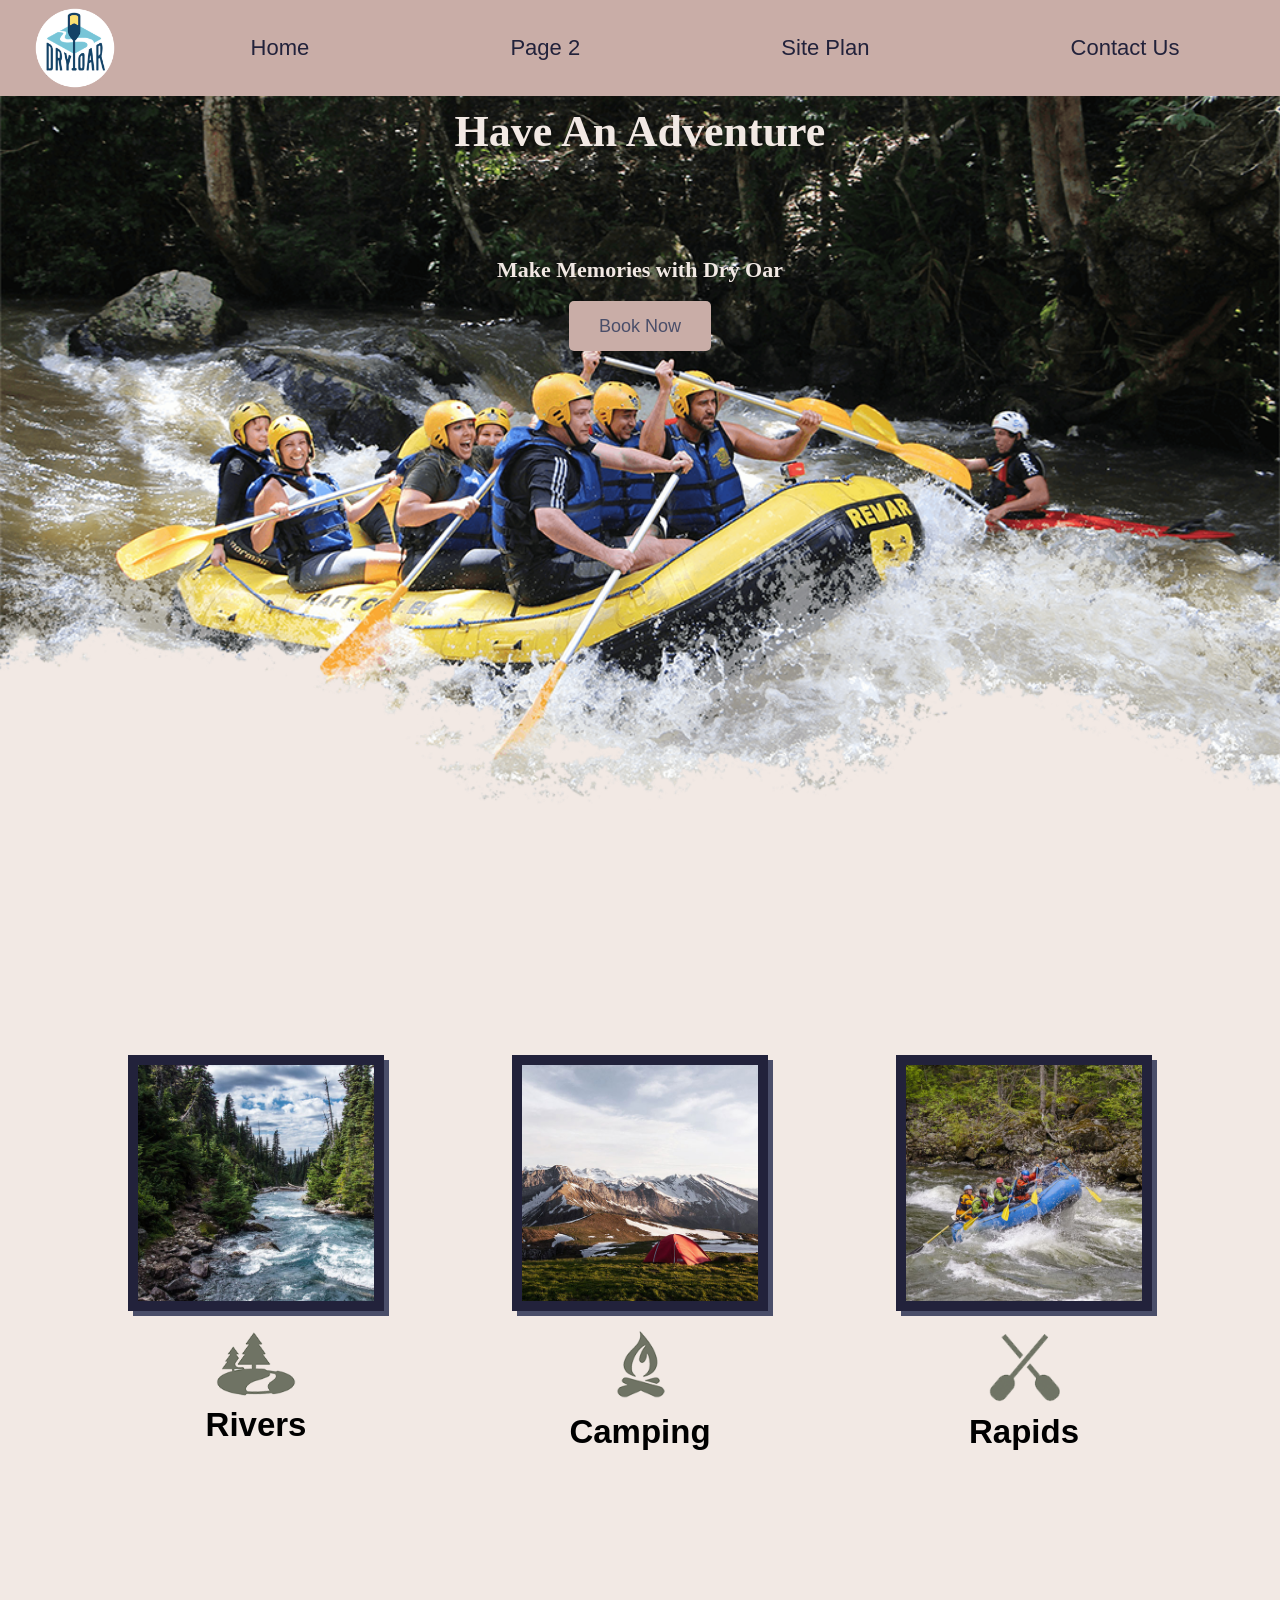
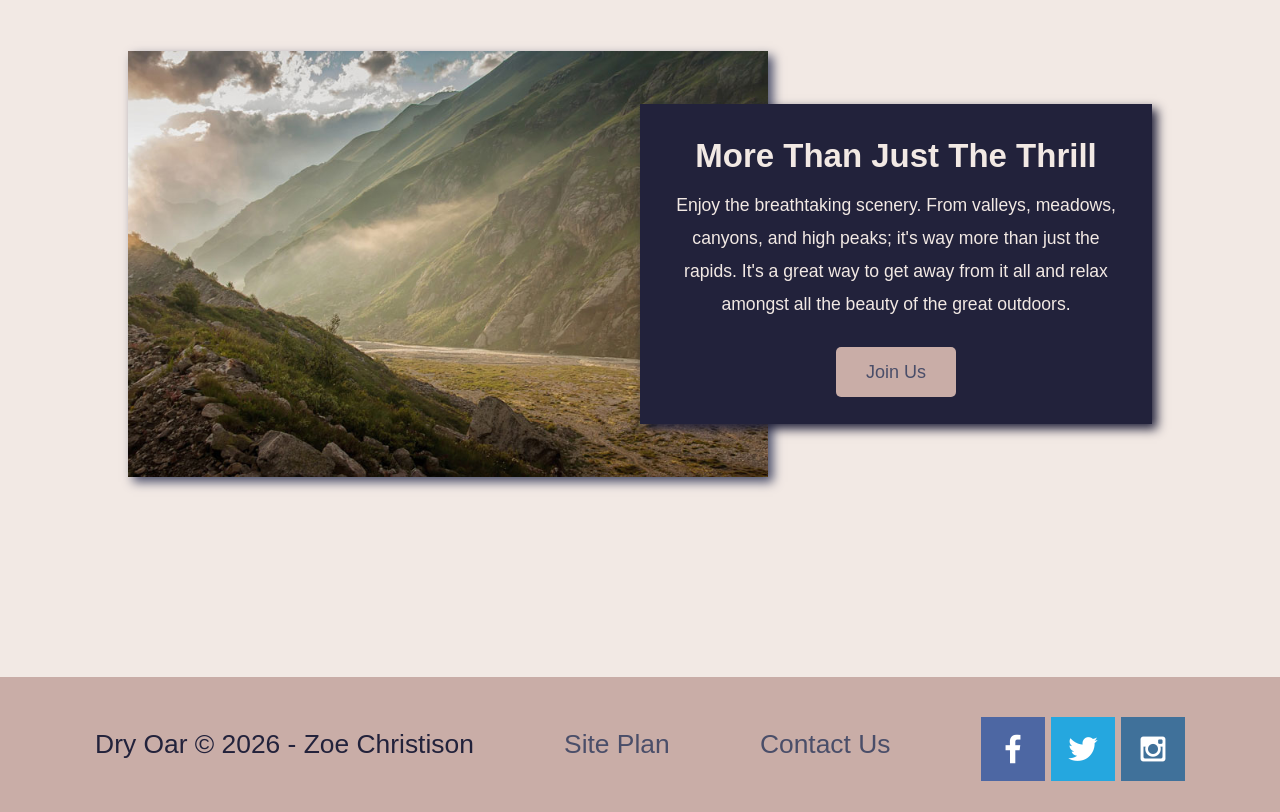
<file: wwr/index.html>
<!DOCTYPE html>
<html lang="en">

<head>
    <link rel="stylesheet" href="styles/style.css">
    <meta charset="UTF-8">
    <meta name="viewport" content="width=device-width, initial-scale=1.0">
    <title>"Whitewater Rafting Vacations | Dry Oar Boating | Home".</title>
</head>

<body>
    <div id="content">
        <header>
            <a id="logo_link" href="index.html" target="_blank">
                <img class="logo" src="images/dryoarlogo.png" alt="Dry Oar Logo">
            </a>
            <nav>
                <a href="index.html" target="_blank">Home</a>
                <a href="#">Page 2</a>
                <a href="site-plan-rafting.html">Site Plan</a>
                <a href="contactus.html">Contact Us</a>
            </nav>
        </header>
        <div id="hero">
            <div id="hero-box">
                <img id="hero-img" src="images/hero.png" alt="People enjoying white water rafting">
            </div>
            <section id="hero-msg">
                <h1 class="home-title">Have An Adventure</h1>
                <h4>Make Memories with Dry Oar </h4>
                <div class="button-box">
                    <a class="book" href="contactus.html" target="_blank">Book Now</a>
                </div>
            </section>
        </div>
        <main class="home-grid">
            <section class="rivers-card">
                <img class="card-img" src="images/rivers.jpg" alt="river in forest">
                <img class="icon" src="images/river_icon.png" alt="'river icon">
                <h2>Rivers</h2>
            </section>
            <section class="camping-card">
                <img class="card-img" src="images/camping.jpg" alt="tent in mountains">
                <img class="icon" src="images/fire_icon.png" alt="fire icon">
                <h2>Camping</h2>
            </section>
            <section class="rapids-card">
                <img class="card-img" src="images/rapids.jpg" alt="rafting boat">
                <img class="icon" src="images/oars.png" alt="oars icon">
                <h2>Rapids</h2>
            </section>
            <div id="backround"></div>
            <img class="mountains" src="images/mountains.jpg" alt="Misty mountains">
            <section class="msg">
                <h2>More Than Just The Thrill</h2>
                <p>Enjoy the breathtaking scenery. From valleys, meadows, canyons, and high peaks;
                    it's way more than just the rapids. It's a great way to get away from it all and
                    relax amongst all the beauty of the great outdoors.
                </p>
                <a class="join" href="rivers.html">Join Us</a>
            </section>
        </main>
        <footer>
            <p>Dry Oar &copy; 2026 - Zoe Christison</p>
            <p><a href="site-plan-rafting.html" target="_blank">Site Plan</a> </p>
            <p><a href="contactus.html" target="_blank">Contact Us</a></p>
            <div class="social">
                <a href="https://facebook.com" target="_blank">
                    <img src="images/facebook.png" alt="fb icon">
                </a>
                <a href="https://twitter.com" target="_blank">
                    <img src="images/twitter.png" alt="twitter icon">
                </a>
                <a href="https://instagram.com" target="_blank">
                    <img src="images/instagram.png" alt="instagram icon">
                </a>
            </div>
        </footer>
    </div>
</body>

</html>
</file>
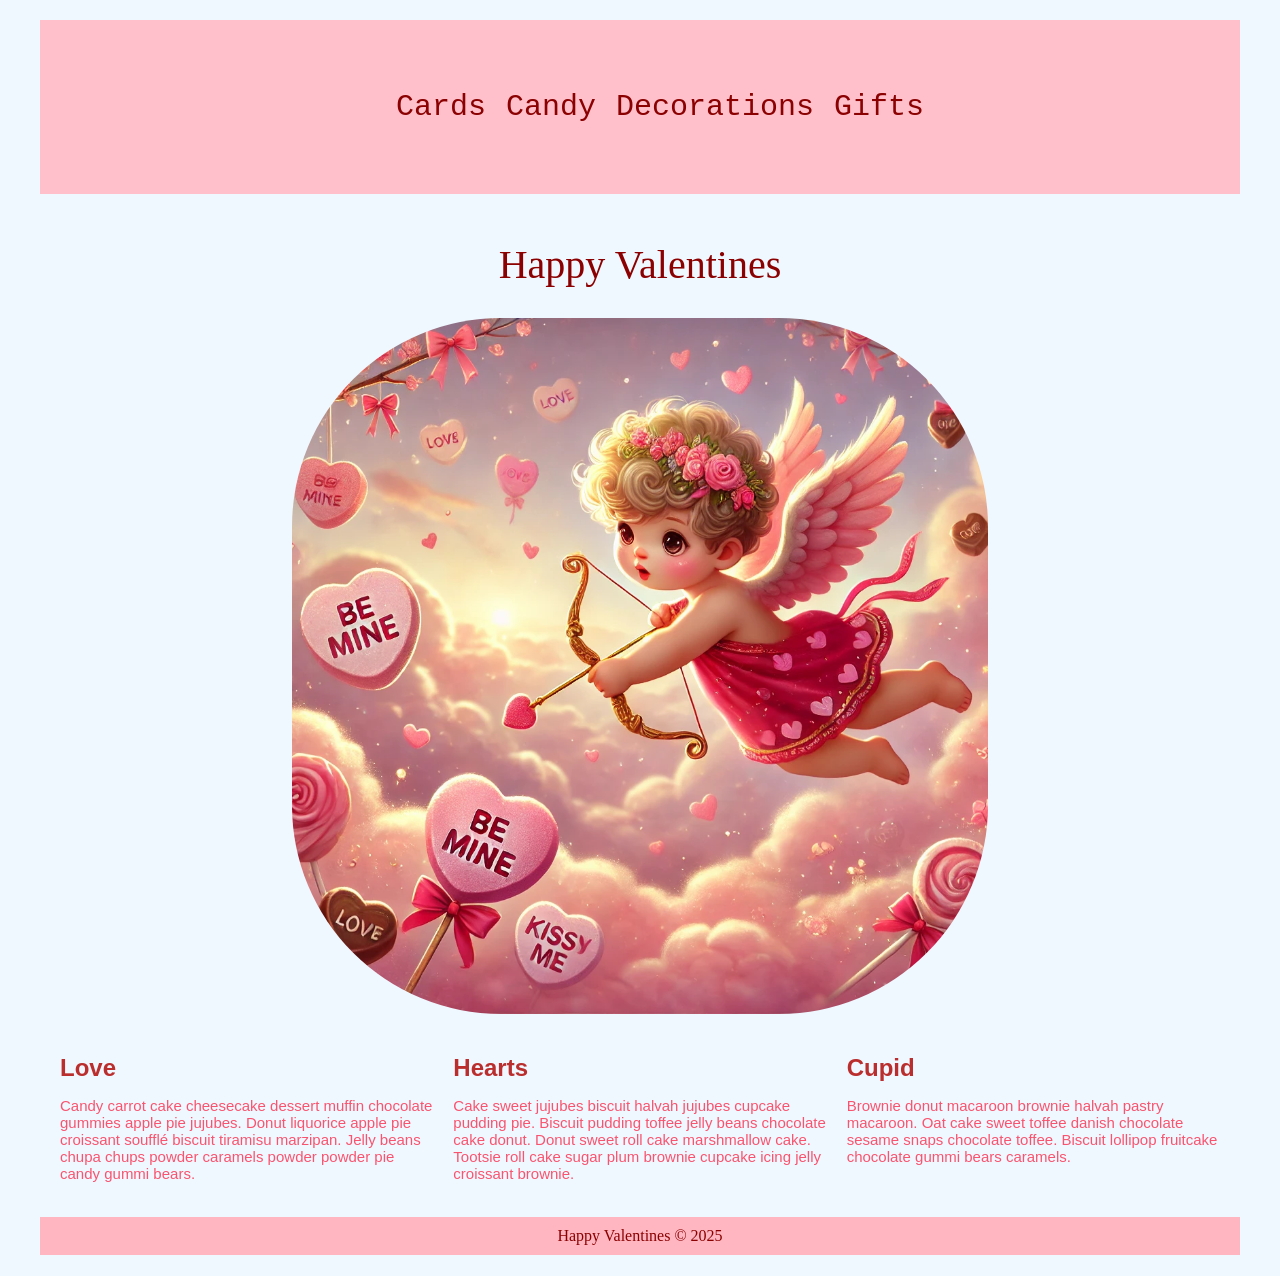
<file: ice/valentines/index.html>
<!DOCTYPE html>
<html lang="en">

<head>
    <meta charset="UTF-8">
    <meta name="viewport" content="width=device-width, initial-scale=1.0">
    <title>Happy Valentines Page</title>
    <link rel="stylesheet" href="styles/styles.css">
</head>

<body>
    <div id="wrapper">
        <header>
            <nav>
                <ul>
                    <li>Cards</li>
                    <li>Candy</li>
                    <li>Decorations</li>
                    <li>Gifts</li>
                </ul>
            </nav>
        </header>
        <main>
            <h1>Happy Valentines</h1>
            <img src="images/valentines.png">
            <section>
                <h2>Love</h2>
                <p>Candy carrot cake cheesecake dessert muffin chocolate gummies apple
                    pie jujubes. Donut liquorice apple pie croissant soufflé biscuit
                    tiramisu marzipan. Jelly beans chupa chups powder caramels powder
                    powder pie candy gummi bears. </p>
            </section>
            <section>
                <h2>Hearts</h2>
                <p>Cake sweet jujubes biscuit halvah jujubes cupcake pudding pie. Biscuit
                    pudding toffee jelly beans chocolate cake donut. Donut sweet roll cake
                    marshmallow cake. Tootsie roll cake sugar plum brownie cupcake icing
                    jelly croissant brownie.</p>
            </section>
            <section>
                <h2>Cupid</h2>
                <p>Brownie donut macaroon brownie halvah pastry macaroon. Oat cake sweet
                    toffee danish chocolate sesame snaps chocolate toffee. Biscuit lollipop
                    fruitcake chocolate gummi bears caramels.</p>
            </section>
        </main>
        <footer>
            Happy Valentines &copy; 2025
        </footer>
    </div>
</body>

</html>
</file>
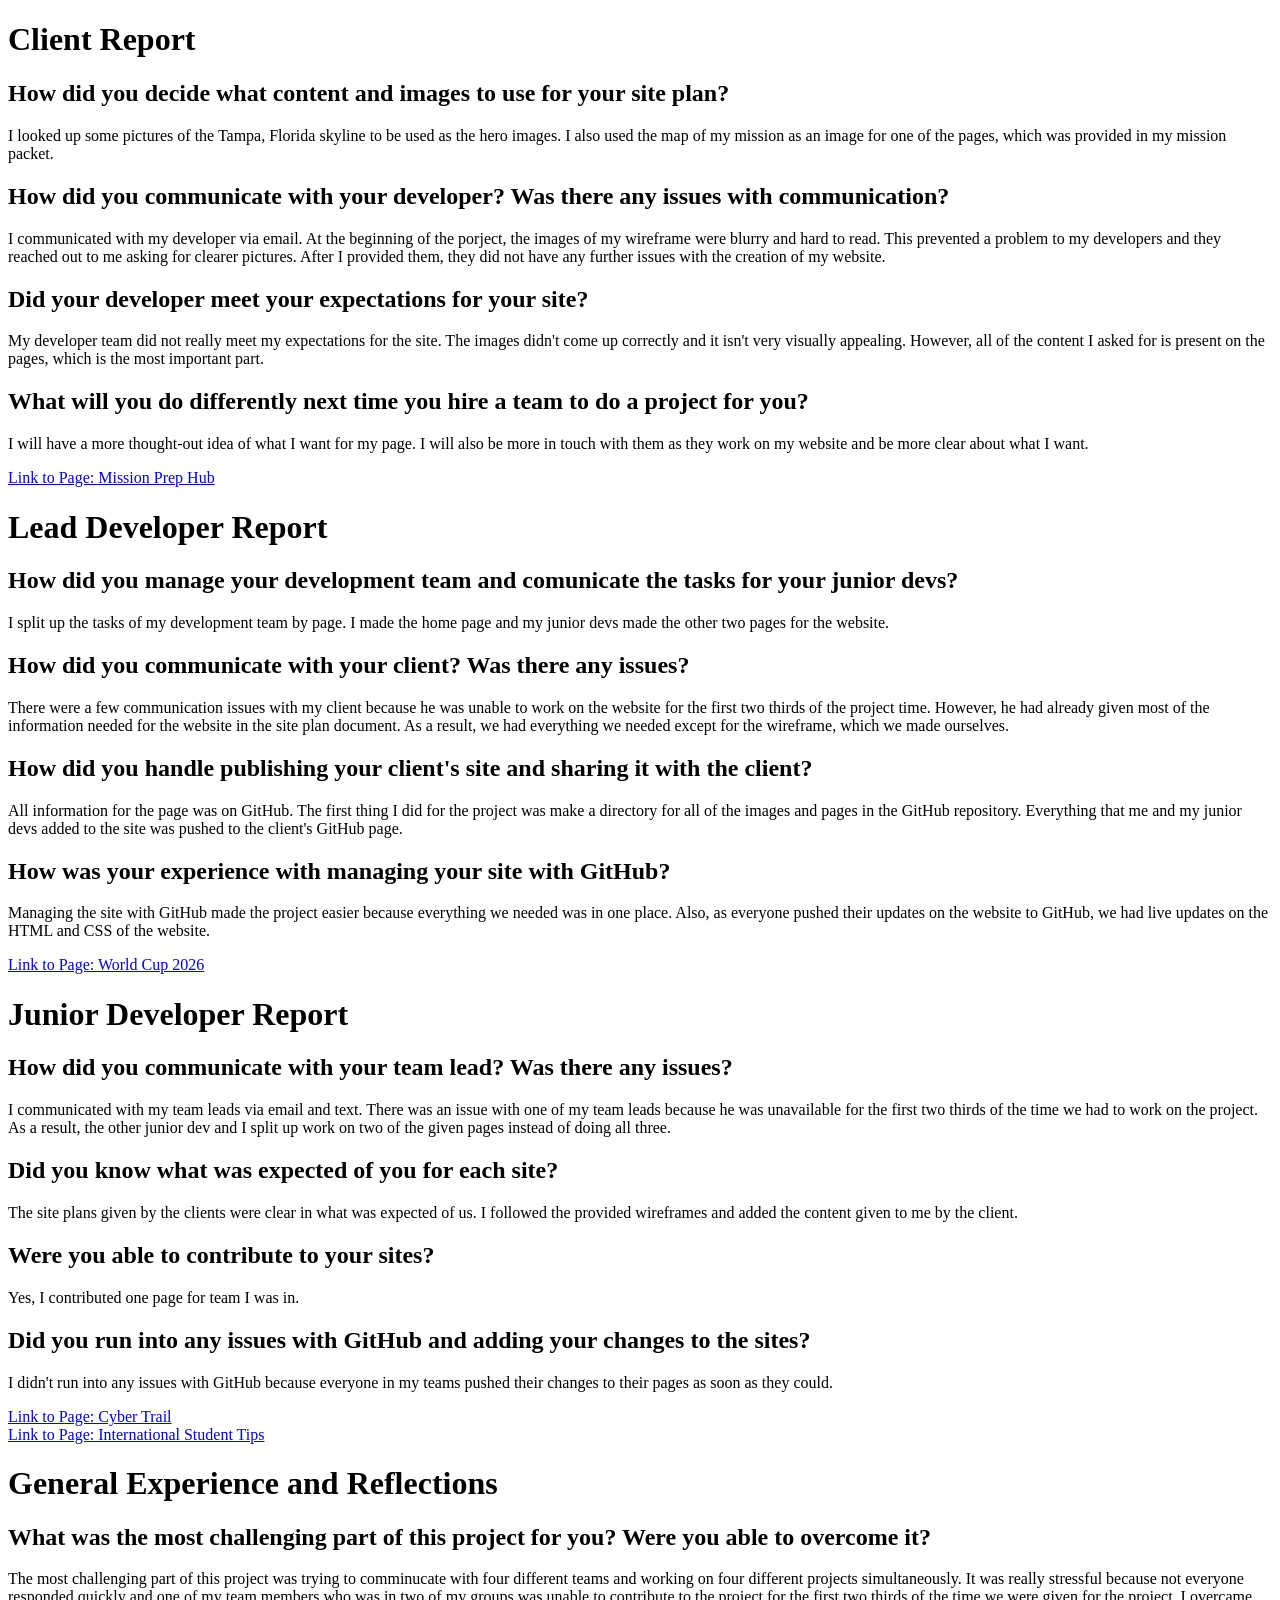
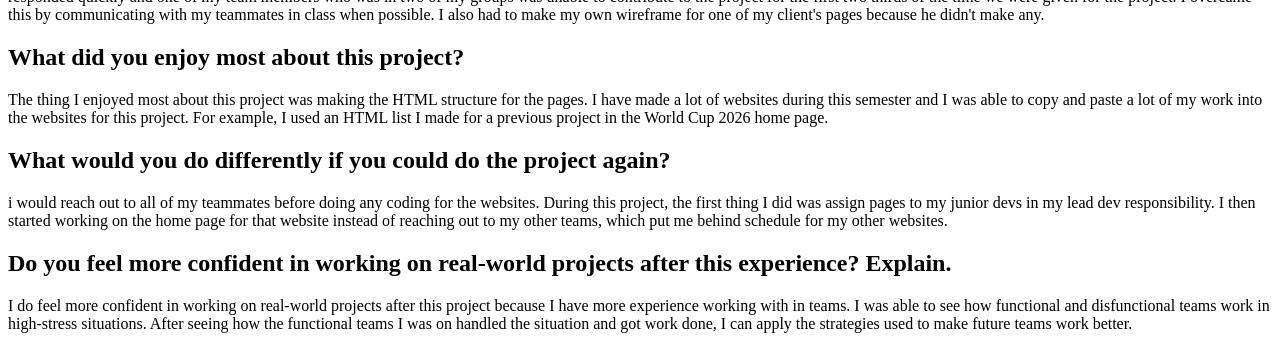
<file: client-report.html>
<!DOCTYPE html>
<html lang="en">

<head>
    <meta charset="UTF-8">
    <meta name="viewport" content="width=device-width, initial-scale=1.0">
    <title>Reports</title>
</head>

<body>
    <h1>Client Report</h1>

    <h2>How did you decide what content and images to use for your site plan?</h2>
    <p>I looked up some pictures of the Tampa, Florida skyline to be used as the hero images.
        I also used the map of my mission as an image for one of the pages, which was provided in
        my mission packet.
    </p>

    <h2>How did you communicate with your developer? Was there any issues with communication?</h2>
    <p>I communicated with my developer via email. At the beginning of the porject, the images
        of my wireframe were blurry and hard to read. This prevented a problem to my developers
        and they reached out to me asking for clearer pictures. After I provided them, they did not
        have any further issues with the creation of my website.
    </p>

    <h2>Did your developer meet your expectations for your site?</h2>
    <p>My developer team did not really meet my expectations for the site. The images
        didn't come up correctly and it isn't very visually appealing. However, all of
        the content I asked for is present on the pages, which is the most important part.
    </p>

    <h2>What will you do differently next time you hire a team to do a project for you?</h2>
    <p>I will have a more thought-out idea of what I want for my page. I will also be more in touch
        with them as they work on my website and be more clear about what I want.
    </p>

    <a href="/wdd130-project-christison/index.html" target="_blank">Link to Page: Mission Prep Hub</a>

    <h1>Lead Developer Report</h1>

    <h2>How did you manage your development team and comunicate the tasks for your junior devs?</h2>
    <p>I split up the tasks of my development team by page. I made the home page and my junior devs
        made the other two pages for the website.
    </p>

    <h2>How did you communicate with your client? Was there any issues?</h2>
    <p>There were a few communication issues with my client because he was unable to work on the website for the first
        two thirds of the project time. However, he had already given most of the information needed for the website in
        the site plan document. As a result, we had everything we needed except for the wireframe, which we made
        ourselves.
    </p>

    <h2>How did you handle publishing your client's site and sharing it with the client?</h2>
    <p>All information for the page was on GitHub. The first thing I did for the project was
        make a directory for all of the images and pages in the GitHub repository. Everything
        that me and my junior devs added to the site was pushed to the client's GitHub page.
    </p>

    <h2>How was your experience with managing your site with GitHub?</h2>
    <p>Managing the site with GitHub made the project easier because everything we needed was in
        one place. Also, as everyone pushed their updates on the website to GitHub, we had live updates
        on the HTML and CSS of the website.
    </p>

    <a href="/wdd130-project-otavio/docs/index.html" target="_blank">Link to Page: World Cup 2026</a>

    <h1>Junior Developer Report</h1>

    <h2>How did you communicate with your team lead? Was there any issues?</h2>
    <p>I communicated with my team leads via email and text. There was an issue with one
        of my team leads because he was unavailable for the first two thirds of the time we
        had to work on the project. As a result, the other junior dev and I split up work on
        two of the given pages instead of doing all three.
    </p>

    <h2>Did you know what was expected of you for each site?</h2>
    <p>The site plans given by the clients were clear in what was expected of us. I followed
        the provided wireframes and added the content given to me by the client.
    </p>

    <h2>Were you able to contribute to your sites?</h2>
    <p>Yes, I contributed one page for team I was in.</p>

    <h2>Did you run into any issues with GitHub and adding your changes to the sites?</h2>
    <p>I didn't run into any issues with GitHub because everyone in my teams pushed their changes
        to their pages as soon as they could.
    </p>

    <a href="/WDD130-Project-Pincock/docs/about.html" target="_blank">Link to Page: Cyber Trail</a>
    <br>
    <a href="/wdd130-Takahashi/docs/daily-life.html" target="_blank">Link to Page: International Student Tips</a>

    <h1>General Experience and Reflections</h1>

    <h2>What was the most challenging part of this project for you? Were you able to overcome it?</h2>
    <p>The most challenging part of this project was trying to comminucate with four different teams and
        working on four different projects simultaneously. It was really stressful because not everyone
        responded quickly and one of my team members who was in two of my groups was unable to contribute
        to the project for the first two thirds of the time we were given for the project. I overcame this
        by communicating with my teammates in class when possible. I also had to make my own wireframe for one
        of my client's pages because he didn't make any.
    </p>

    <h2>What did you enjoy most about this project?</h2>
    <p>The thing I enjoyed most about this project was making the HTML structure for the pages. I have made a lot
        of websites during this semester and I was able to copy and paste a lot of my work into the websites for this
        project. For example, I used an HTML list I made for a previous project in the World Cup 2026 home page.
    </p>

    <h2>What would you do differently if you could do the project again?</h2>
    <p>i would reach out to all of my teammates before doing any coding for the websites. During this project, the
        first thing I did was assign pages to my junior devs in my lead dev responsibility. I then started working on
        the home page for that website instead of reaching out to my other teams, which put me behind schedule for my
        other websites.
    </p>

    <h2>Do you feel more confident in working on real-world projects after this experience? Explain.</h2>
    <p>I do feel more confident in working on real-world projects after this project because I have more experience working
        with in teams. I was able to see how functional and disfunctional teams work in high-stress situations. After seeing
        how the functional teams I was on handled the situation and got work done, I can apply the strategies used to make future
        teams work better.
    </p>

</body>

</html>
</file>
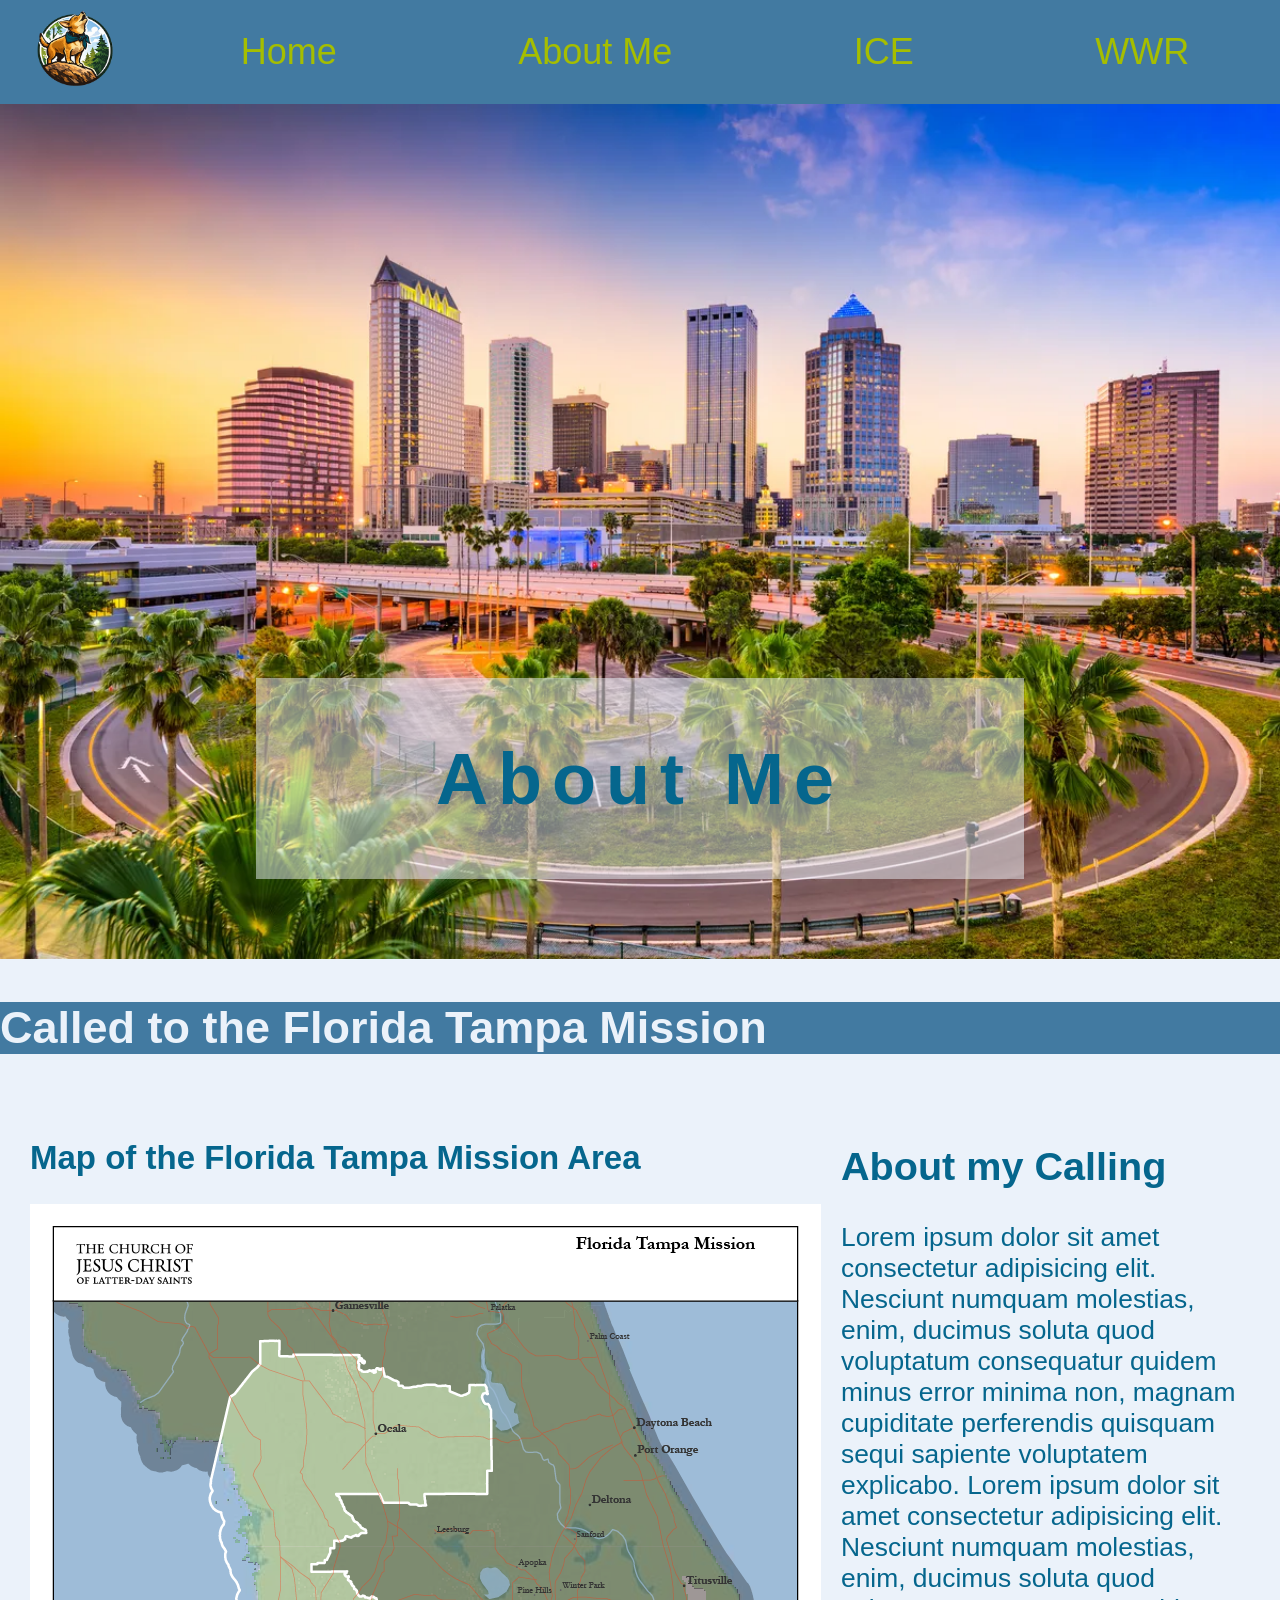
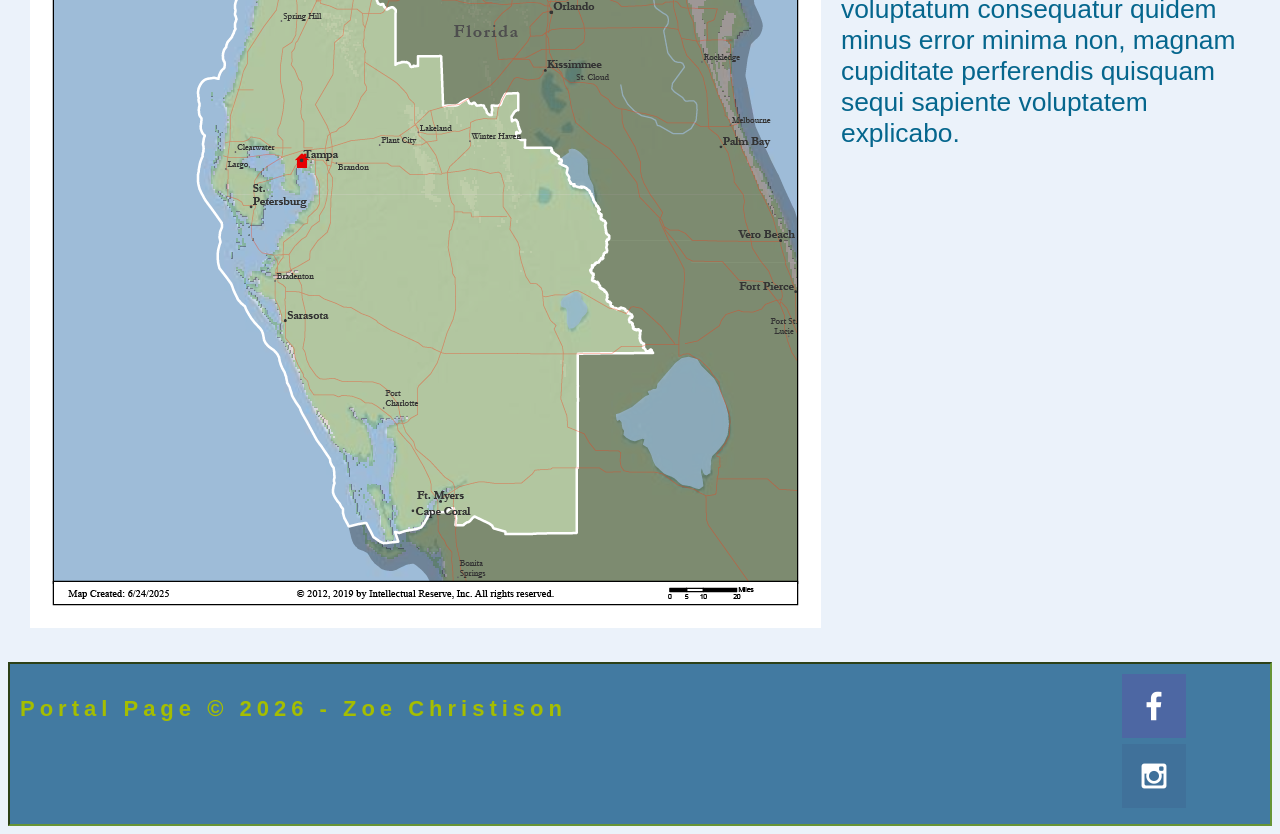
<file: portal-page/about-me.html>
<!DOCTYPE html>
<html lang="en">

<head>
    <meta charset="utf-8">
    <meta name="viewport" content="width=device-width,initial-scale=1">
    <meta name="author" content="Zoe Christison">
    <link rel="stylesheet" href="styles/about-me-page-styles.css">
    <title>Portal Page | About Me</title>
</head>

<body>
    <div id="content">
        <header>
            <a id="logo_link" target="_blank" href="https://www.youtube.com/watch?v=dQw4w9WgXcQ">
                <img class="logo" src="images/howling_chihuahua_on_rocky_summit.png"
                    alt="Howling Chihuahua on Rocky Summit">
            </a>
            
            <nav>
                <a href="home-page.html">Home</a>
                <a href="about-me.html">About Me</a>
                <a href="ice.html">ICE</a>
                <a href="../wwr/index.html" target="_blank">WWR</a>
             </nav>
        </header>

        <div id="hero">
            <div id="hero-box">
                <img id="hero-img" src="images/tampa-skyline.webp" alt="Tampa, Florida Skyline">
            </div>
            <section id="hero-msg">
                <h1 class="home-title">About Me</h1>
            </section>
        </div>

        <section class="mission-calling-header">
            <h1>Called to the Florida Tampa Mission</h1>
        </section>

        <main class="home-grid">
            <section class="mission-map">
                <h2>Map of the Florida Tampa Mission Area</h2>
                <img class="mission-map-img" src="images/mission-map.png" alt="Picture of Florida Tampa Mission Map">
            </section>

            <section class="my-bio">
                <h2>About my Calling</h2>
                <p>Lorem ipsum dolor sit amet consectetur adipisicing elit. Nesciunt numquam molestias, enim, ducimus
                    soluta quod voluptatum consequatur quidem minus error minima non, magnam cupiditate perferendis
                    quisquam sequi sapiente voluptatem explicabo. Lorem ipsum dolor sit amet consectetur adipisicing
                    elit. Nesciunt numquam molestias, enim, ducimus
                    soluta quod voluptatum consequatur quidem minus error minima non, magnam cupiditate perferendis
                    quisquam sequi sapiente voluptatem explicabo.</p>
            </section>
        </main>

            <footer>
                <p class="footer-text">Portal Page &copy; 2026 - Zoe Christison</p>
                <div class="social">
                    <a href="https://facebook.com" target="_blank">
                        <img src="../wwr/images/facebook.png" alt="fb icon">
                    </a>
                    <a href="https://instagram.com" target="_blank">
                        <img src="../wwr/images/instagram.png" alt="instagram icon">
                    </a>
                </div>
            </footer>

    </div>
</body>

</html>
</file>
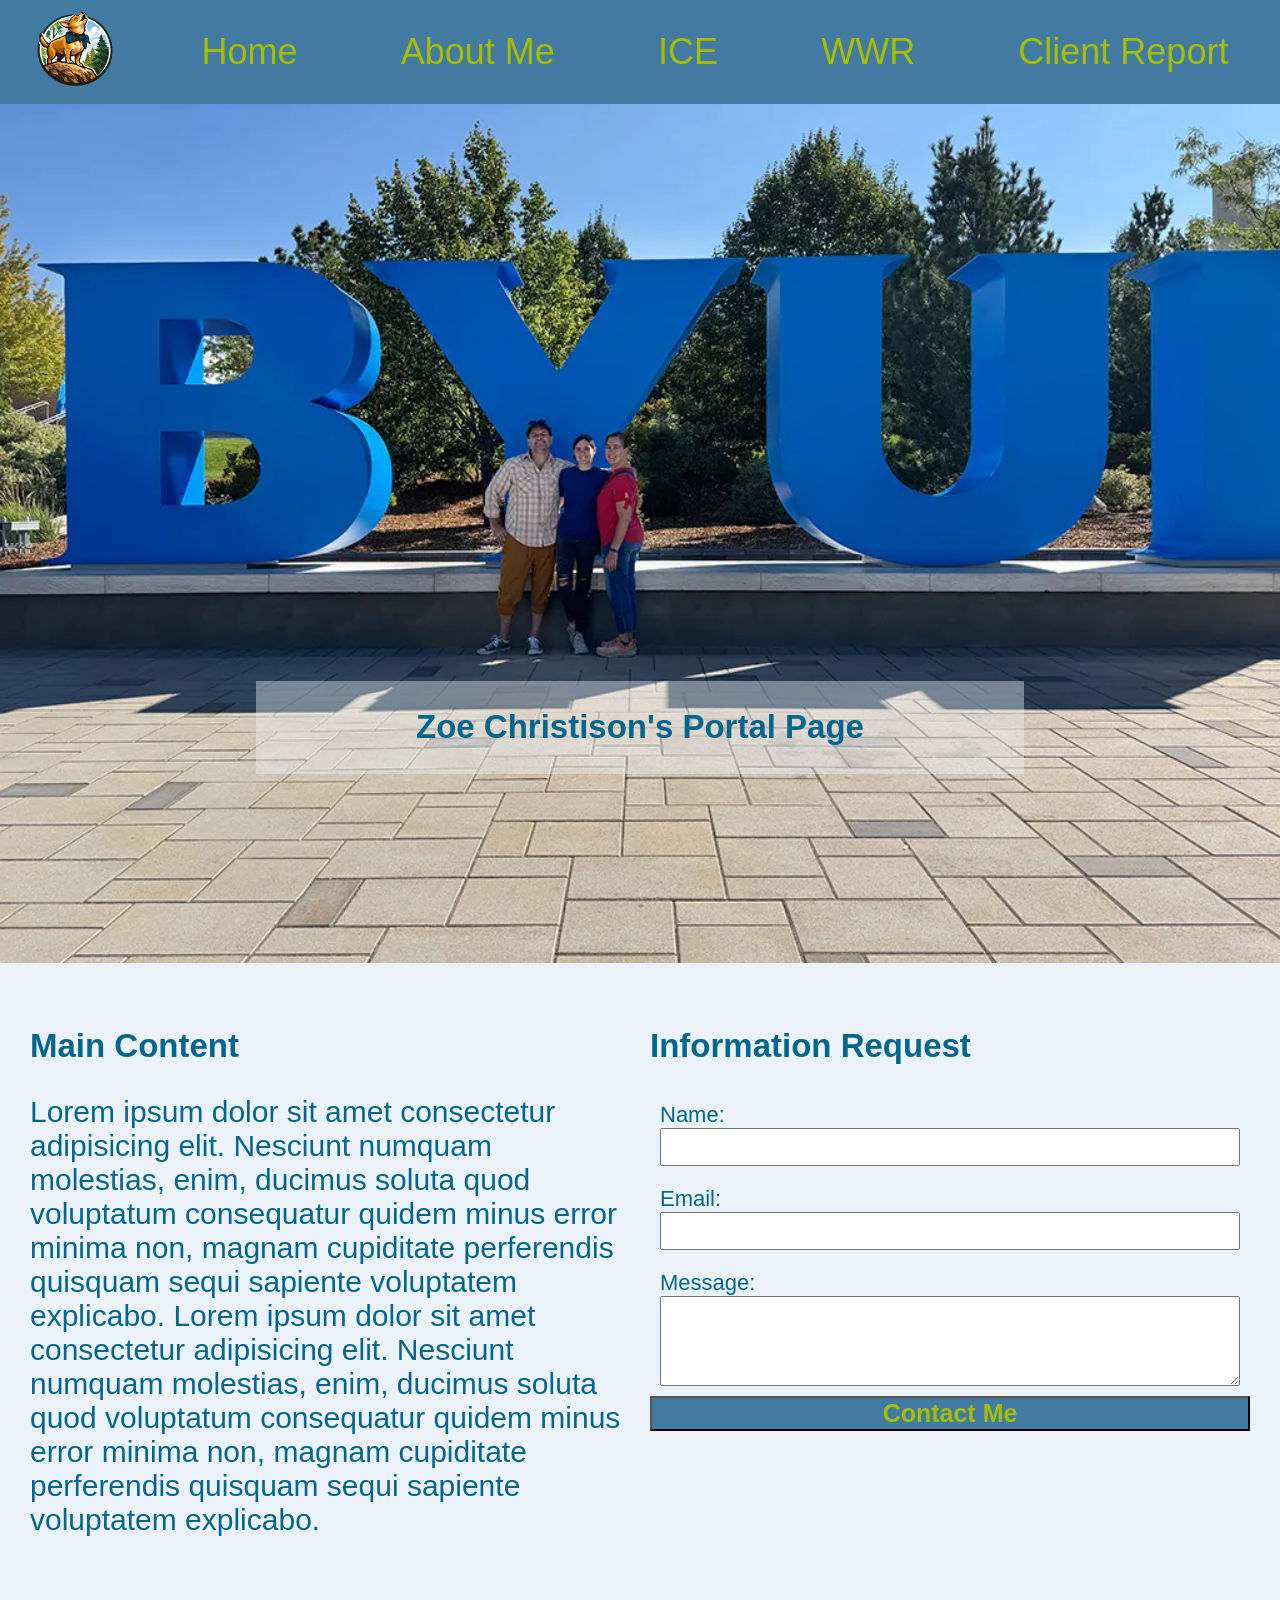
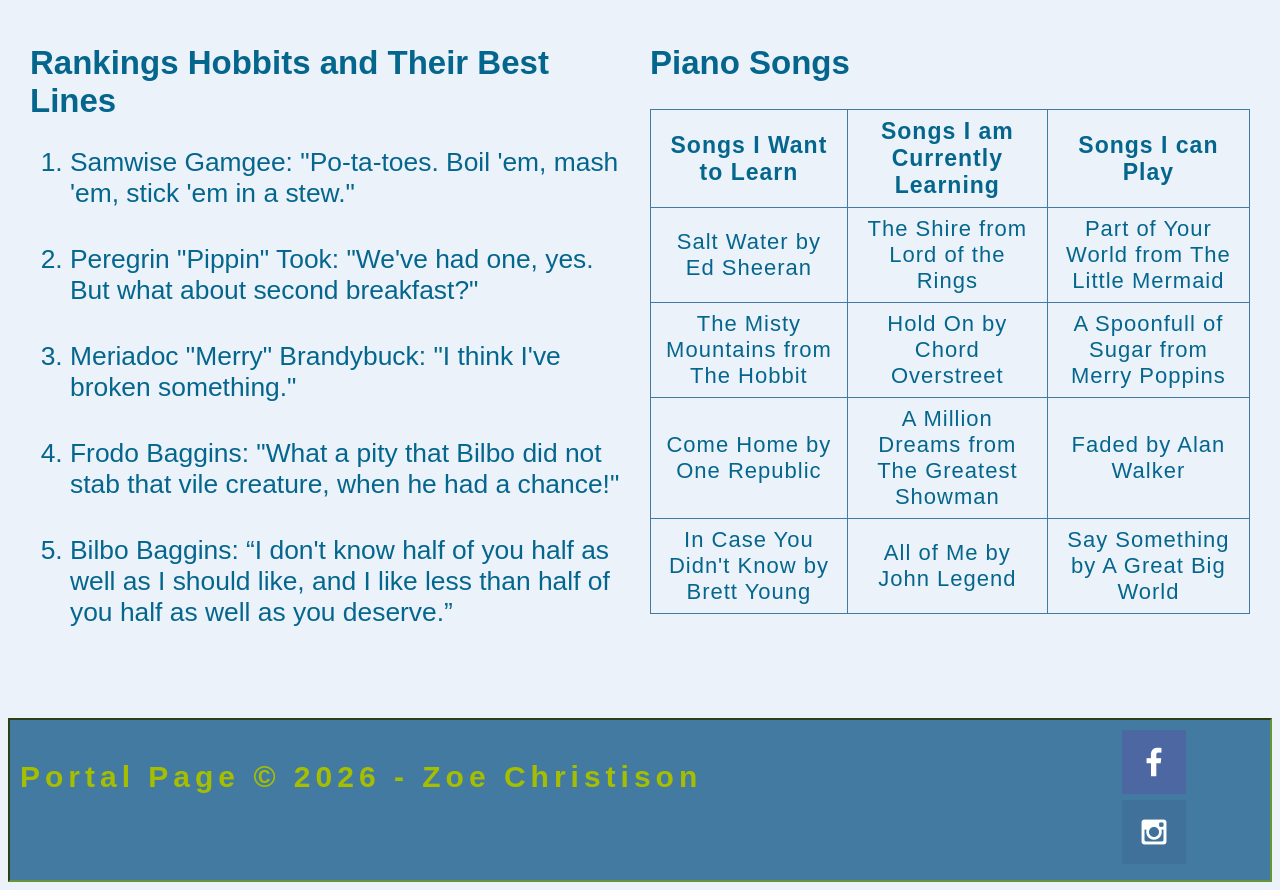
<file: portal-page/home-page.html>
<!doctype html>
<html lang="en">

<head>
    <meta charset="utf-8">
    <meta name="viewport" content="width=device-width,initial-scale=1">
    <meta name="author" content="Zoe Christison">
    <link rel="stylesheet" href="styles/home-page-styles.css">
    <title>Portal Page | Home</title>
</head>

<body>
    <div id="content">
        <header>
            <a id="logo_link" target="_blank" href="https://www.youtube.com/watch?v=dQw4w9WgXcQ">
                <img class="logo" src="images/howling_chihuahua_on_rocky_summit.png"
                    alt="Howling Chihuahua on Rocky Summit">
            </a>
            
            <nav>
                <a href="home-page.html">Home</a>
                <a href="about-me.html">About Me</a>
                <a href="ice.html">ICE</a>
                <a href="../wwr/index.html" target="_blank">WWR</a>
                <a href="../client-report.html" target="_blank">Client Report</a>
             </nav>
        </header>

        <div id="hero">
            <div id="hero-box">
                <img id="hero-img" src="images/hero-image.webp" alt="Me and my parents at the BYU-I sign">
            </div>
            <section id="hero-msg">
                <h1 class="home-title">Zoe Christison's Portal Page</h1>
            </section>
        </div>

        <main class="home-grid">
            <section class="main-content">
                <h2>Main Content</h2>
                <p>Lorem ipsum dolor sit amet consectetur adipisicing elit. Nesciunt numquam molestias, enim, ducimus
                    soluta quod voluptatum consequatur quidem minus error minima non, magnam cupiditate perferendis
                    quisquam sequi sapiente voluptatem explicabo. Lorem ipsum dolor sit amet consectetur adipisicing
                    elit. Nesciunt numquam molestias, enim, ducimus
                    soluta quod voluptatum consequatur quidem minus error minima non, magnam cupiditate perferendis
                    quisquam sequi sapiente voluptatem explicabo.</p>
            </section>
            <section class="contact-form-section">
                <h2>Information Request</h2>
                <form class="contact-form">
                    <div class="entry">
                        <label for="name">Name:</label>
                        <input type="text" id="name" name="name" required>
                    </div>

                    <div class="entry">
                        <label for="email">Email:</label>
                        <input type="text" id="email" name="email" required>
                    </div>

                    <div class="entry">
                        <label for="message">Message:</label>
                        <textarea id="message" name="message" rows="4"></textarea>
                    </div>

                    <button type="submit">Contact Me</button>
                </form>
            </section>
        </main>

        <section class="list-table-container">
            <div class="list">
                <h2>Rankings Hobbits and Their Best Lines</h2>
                <ul>
                    <li>Samwise Gamgee: "Po-ta-toes. Boil 'em, mash 'em, stick 'em in a stew."</li>
                    <li>Peregrin "Pippin" Took: "We've had one, yes. But what about second breakfast?"</li>
                    <li>Meriadoc "Merry" Brandybuck: "I think I've broken something."</li>
                    <li>Frodo Baggins: "What a pity that Bilbo did not stab that vile creature, when he had a chance!"
                    </li>
                    <li>Bilbo Baggins: “I don't know half of you half as well as I should like, and I like less than
                        half of you half as well as you deserve.”</li>
                </ul>
            </div>

            <div class="table">
                <h2>Piano Songs</h2>
                <table>
                    <tr>
                        <th width="1/3">Songs I Want to Learn</th>
                        <th width="1/3">Songs I am Currently Learning</th>
                        <th width="1/3">Songs I can Play</th>
                    </tr>

                    <!-- 1st Row -->
                    <tr>
                        <td>Salt Water by Ed Sheeran</td>
                        <td>The Shire from Lord of the Rings</td>
                        <td>Part of Your World from The Little Mermaid</td>
                    </tr>

                    <!-- 2nd Row -->
                    <tr>
                        <td>The Misty Mountains from The Hobbit</td>
                        <td>Hold On by Chord Overstreet</td>
                        <td>A Spoonfull of Sugar from Merry Poppins</td>
                    </tr>

                    <!-- 3rd Row -->
                    <tr>
                        <td>Come Home by One Republic</td>
                        <td>A Million Dreams from The Greatest Showman</td>
                        <td>Faded by Alan Walker</td>
                    </tr>

                    <!-- 4th Row -->
                    <tr>
                        <td>In Case You Didn't Know by Brett Young</td>
                        <td>All of Me by John Legend</td>
                        <td>Say Something by A Great Big World</td>
                    </tr>
                </table>

            </div>
        </section>

        <footer>
            <p class="footer-text">Portal Page &copy; 2026 - Zoe Christison</p>
            <div class="social">
                <a href="https://facebook.com" target="_blank">
                    <img src="../wwr/images/facebook.png" alt="fb icon">
                </a>
                <a href="https://instagram.com" target="_blank">
                    <img src="../wwr/images/instagram.png" alt="instagram icon">
                </a>
            </div>
        </footer>

    </div>
</body>

</html>
</file>
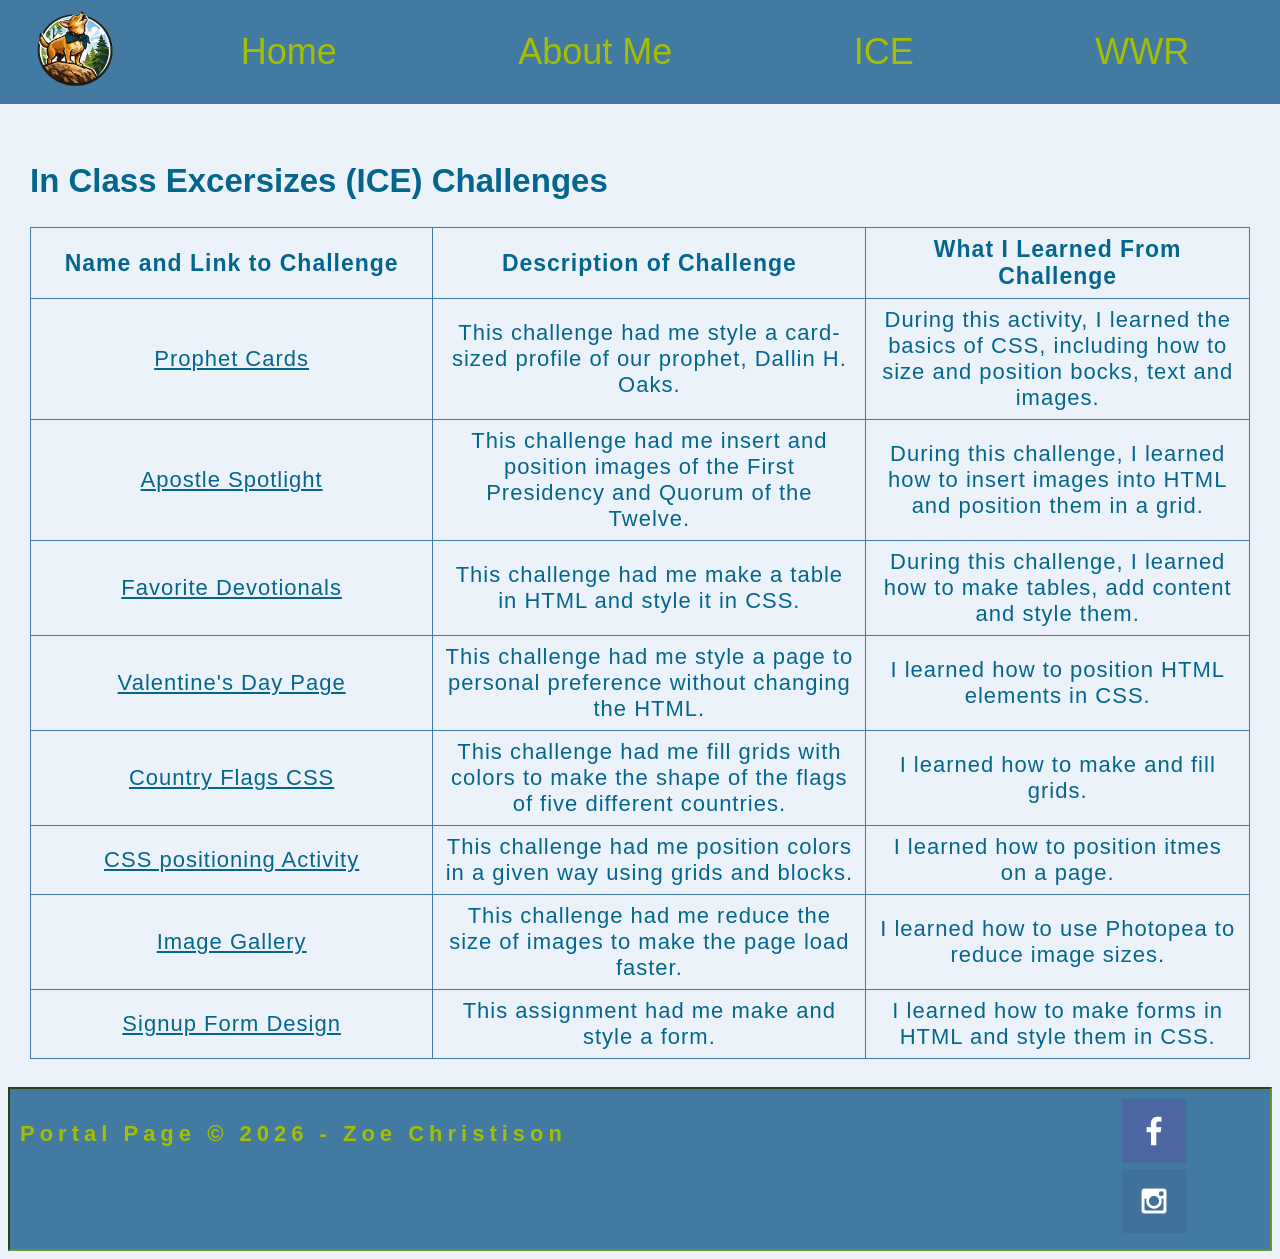
<file: portal-page/ice.html>
<!DOCTYPE html>
<html lang="en">

<head>
    <meta charset="utf-8">
    <meta name="viewport" content="width=device-width,initial-scale=1">
    <meta name="author" content="Zoe Christison">
    <link rel="stylesheet" href="styles/ice-styles.css">
    <title>Portal Page | ICE Challenges</title>
</head>

<body>
    <div id="content">
        <header>
            <a id="logo_link" target="_blank" href="https://www.youtube.com/watch?v=dQw4w9WgXcQ">
                <img class="logo" src="images/howling_chihuahua_on_rocky_summit.png"
                    alt="Howling Chihuahua on Rocky Summit">
            </a>
            
            <nav>
                <a href="home-page.html">Home</a>
                <a href="about-me.html">About Me</a>
                <a href="ice.html">ICE</a>
                <a href="../wwr/index.html" target="_blank">WWR</a>
             </nav>
        </header>

        <main class="home-grid">
            <div class="table">
                <h2>In Class Excersizes (ICE) Challenges</h2>
                <table>
                    <tr>
                        <th width="1/3">Name and Link to Challenge</th>
                        <th width="1/3">Description of Challenge</th>
                        <th width="1/3">What I Learned From Challenge</th>
                    </tr>

                    <!-- 1st Row -->
                    <tr>
                        <td><a href="../ice/prophet_cards/prophet_cards/oaks.html" target="_blank">Prophet Cards</td>
                        <td>This challenge had me style a card-sized profile of our prophet, Dallin H. Oaks.</td>
                        <td>During this activity, I learned the basics of CSS, including how to size and position bocks, text and images.</td>
                    </tr>

                    <!-- 2nd Row -->
                    <tr>
                        <td><a href="../ice/apostle_spotlight/apostles.html" target="_blank">Apostle Spotlight</td>
                        <td>This challenge had me insert and position images of the First Presidency and Quorum of the Twelve.</td>
                        <td>During this challenge, I learned how to insert images into HTML and position them in a grid.</td>
                    </tr>

                    <!-- 3rd Row -->
                    <tr>
                        <td><a href="../ice/favorite_devo/favdevo.html" target="_blank">Favorite Devotionals</td>
                        <td>This challenge had me make a table in HTML and style it in CSS.</td>
                        <td>During this challenge, I learned how to make tables, add content and style them.</td>
                    </tr>

                    <!-- 4th Row -->
                    <tr>
                        <td><a href="../ice/valentines/index.html" target="_blank">Valentine's Day Page</td>
                        <td>This challenge had me style a page to personal preference without changing the HTML.</td>
                        <td>I learned how to position HTML elements in CSS.</td>
                    </tr>

                    <!-- 5th Row -->
                    <tr>
                        <td><a href="../ice/grid_flags/flags.html" target="_blank">Country Flags CSS</td>
                        <td>This challenge had me fill grids with colors to make the shape of the flags of five different countries.</td>
                        <td>I learned how to make and fill grids.</td>
                    </tr>

                    <!-- 6th Row -->
                    <tr>
                        <td><a href="../ice/positioning/positioning.html" target="_blank">CSS positioning Activity</td>
                        <td>This challenge had me position colors in a given way using grids and blocks.</td>
                        <td>I learned how to position itmes on a page.</td>
                    </tr>

                    <!-- 7th Row -->
                    <tr>
                        <td><a href="../ice/gallery/gallery.html" target="_blank">Image Gallery</td>
                        <td>This challenge had me reduce the size of images to make the page load faster.</td>
                        <td>I learned how to use Photopea to reduce image sizes.</td>
                    </tr>

                    <!-- 8th Row -->
                    <tr>
                        <td><a href="../ice/signup/signup.html" target="_blank">Signup Form Design</td>
                        <td>This assignment had me make  and style a form.</td>
                        <td>I learned how to make forms in HTML and style them in CSS.</td>
                    </tr>
                </table>
            </div>
        </main>

            <footer>
                <p class="footer-text">Portal Page &copy; 2026 - Zoe Christison</p>
                <div class="social">
                    <a href="https://facebook.com" target="_blank">
                        <img src="../wwr/images/facebook.png" alt="fb icon">
                    </a>
                    <a href="https://instagram.com" target="_blank">
                        <img src="../wwr/images/instagram.png" alt="instagram icon">
                    </a>
                </div>
            </footer>

    </div>
</body>

</html>
</file>
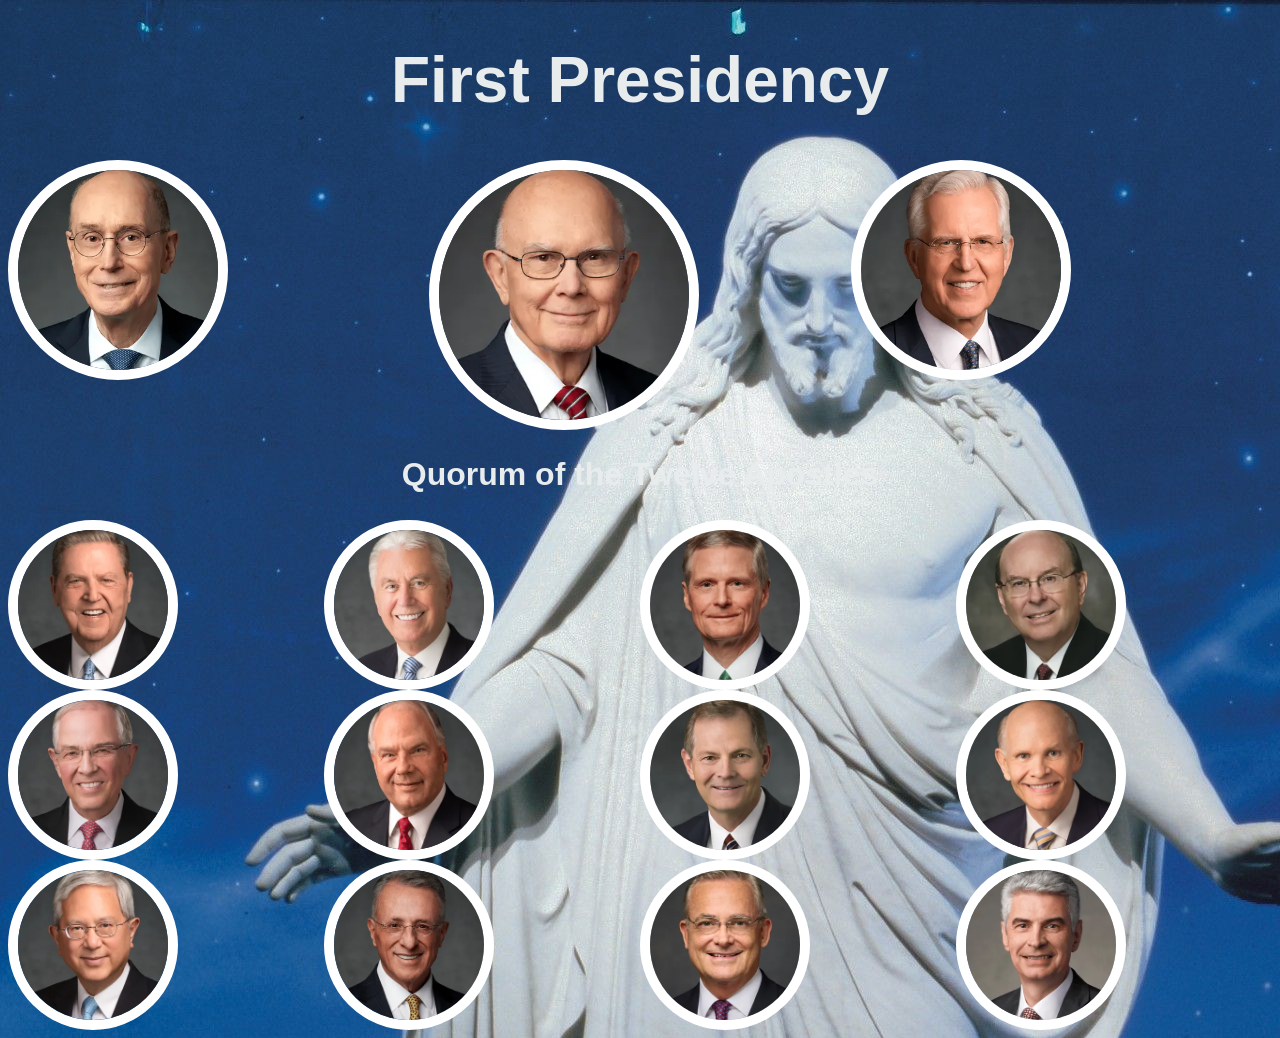
<file: ice/apostle_spotlight/apostles.html>
<!DOCTYPE html>
<html lang="en">
<head>
    <meta charset="UTF-8">
    <meta name="viewport" content="width=device-width, initial-scale=1.0">
    <title>Apostles Spotlights</title>
    <style>
        /* Insert styles here */
        body {
            background-image: url(./images/salt_lake_christus_lds.jpeg);
            color: #E8ECED;
            font-family: Arial;
        }
        h1 {
            font-size: 4em;
            text-align: center;
        }
        .top-grid {
            display: grid;
            grid-template-columns: 1fr 1fr 1fr;
        }
        .counsellors{
            border-radius: 50%;
            border: 10px solid white;
            object-fit: cover;
            width: 200px;
            height: 200px;
            /* justify-content: center; */
            /* display: block; */
            align-content: center;
        }
        .prophet {
            border-radius: 50%;
            border: 10px solid white;
            object-fit: cover;
            width: 250px;
            height: 250px;
            /* justify-content: center; */
            /* display: block; */
            align-content: center;
        }
        h2 {
            font-size: 2em;
            text-align: center;
        }
        .bottom-grid {
            display: grid;
            grid-template-columns: 1fr 1fr 1fr 1fr;
        }
        .apostles {
            border-radius: 50%;
            border: 10px solid white;
            object-fit: cover;
            width: 150px;
            height: 150px;
            /* justify-content: center; */
            /* justify-content: space-around; */
            /* align-self: center; */
            /* display: block; */
            align-content: center;
        }
    </style>
</head>
<body>
    <!-- Insert HTML elements here -->
     <h1 id="presidency">First Presidency</h1>
     <header class="top-grid">
        <img src="./images/eyring.webp" alt="President Eyring" class="counsellors">
        <img src="./images/oaks.webp" alt="President Oaks" class="prophet">
        <img src="./images/christofferson.webp" alt="President Christofferson" class="counsellors">
     </header>
     <h2 id="quorum">Quorum of the Twelve Apostles</h2>
     <main class="bottom-grid">
        <img src="./images/holland.webp" alt="Elder Holland" class="apostles">
        <img src="./images/uchtdorf.webp" alt="Elder Uchtdorf" class="apostles">
        <img src="./images/bednar.webp" alt="Elder Bednar" class="apostles">
        <img src="./images/cook.webp" alt="Elder Cook" class="apostles">
        <img src="./images/anderson.webp" alt="Elder Anderson" class="apostles">
        <img src="./images/rasband.webp" alt="Elder Rasband" class="apostles">
        <img src="./images/stevenson.webp" alt="Elder Stevenson" class="apostles">
        <img src="./images/renlund.webp" alt="Elder Renlund" class="apostles">
        <img src="./images/gong.webp" alt="Elder Gong" class="apostles">
        <img src="./images/soares.webp" alt="Elder Soares" class="apostles">
        <img src="./images/kearon.webp" alt="Elder Kearon" class="apostles">
        <img src="./images/causse.webp" alt="Elder Causse" class="apostles">
    </main>
</body>
</html>
</file>
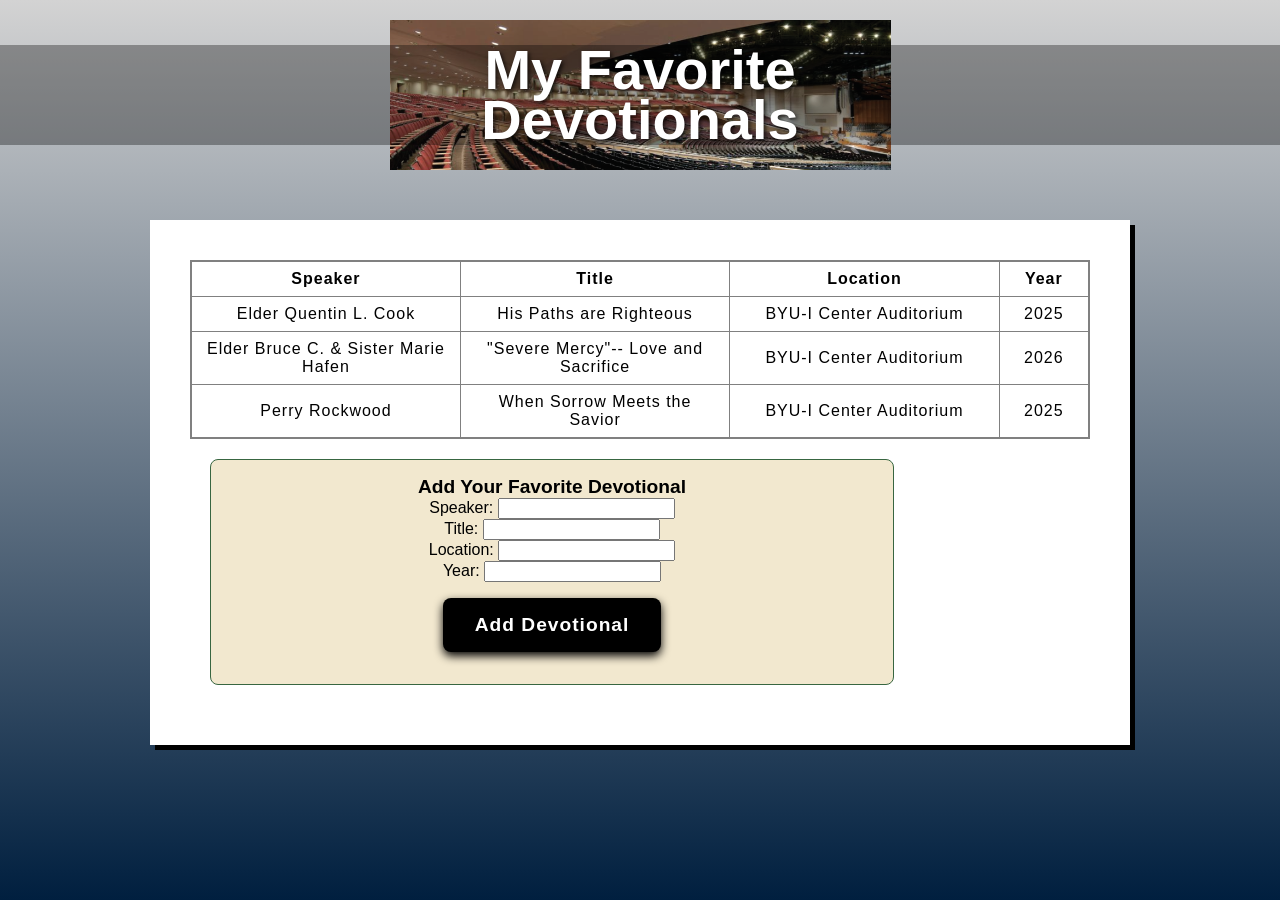
<file: ice/favorite_devo/favdevo.html>
<!DOCTYPE html>
<html lang="en">

<head>
  <meta charset="UTF-8" />
  <meta name="viewport" content="width=device-width, initial-scale=1.0" />
  <title>My Favorite Devotionals</title>
  <link rel="stylesheet" href="styles/styles.css" />
</head>

<body>
  <div class="container">
    <header class="header">
      <div class="header-image">
        <h1>My Favorite<br>Devotionals</h1>
      </div>
    </header>
    <main>
      <div class="content-box">
        <table>
          <tr>
            <th width="30%">Speaker</th>
            <th width="30%">Title</th>
            <th width="30%">Location</th>
            <th width="10%">Year</th>
          </tr>

          <!-- 1st Row -->
          <tr>
            <td>Elder Quentin L. Cook</td>
            <td>His Paths are Righteous</td>
            <td>BYU-I Center Auditorium</td>
            <td>2025</td>
          </tr>

          <!-- 2nd Row -->
          <tr>
            <td>Elder Bruce C. & Sister Marie Hafen</td>
            <td>"Severe Mercy"-- Love and Sacrifice</td>
            <td>BYU-I Center Auditorium</td>
            <td>2026</td>
          </tr>

          <!-- 3rd Row -->
          <tr>
            <td>Perry Rockwood</td>
            <td>When Sorrow Meets the Savior</td>
            <td>BYU-I Center Auditorium</td>
            <td>2025</td>
          </tr>
        </table>
        <form>
          <form-header id="form-header">Add Your Favorite Devotional</form-header>
          <div class="entry">
            <label for="speaker">Speaker:</label>
            <input type="text" id="speaker" name="speaker" required>
          </div>

          <div class="entry">
            <label for="title">Title:</label>
            <input type="text" id="title" name="title" required>
          </div>

          <div class="entry">
            <label for="location">Location:</label>
            <input type="text" id="location" name="location" required>
          </div>

          <div class="entry">
            <label for="year">Year:</label>
            <input type="text" id="year" name="year" required>
          </div>
          <button type="submit">Add Devotional</button>
        </form>
      </div>
    </main>
  </div>
</body>

</html>
</file>
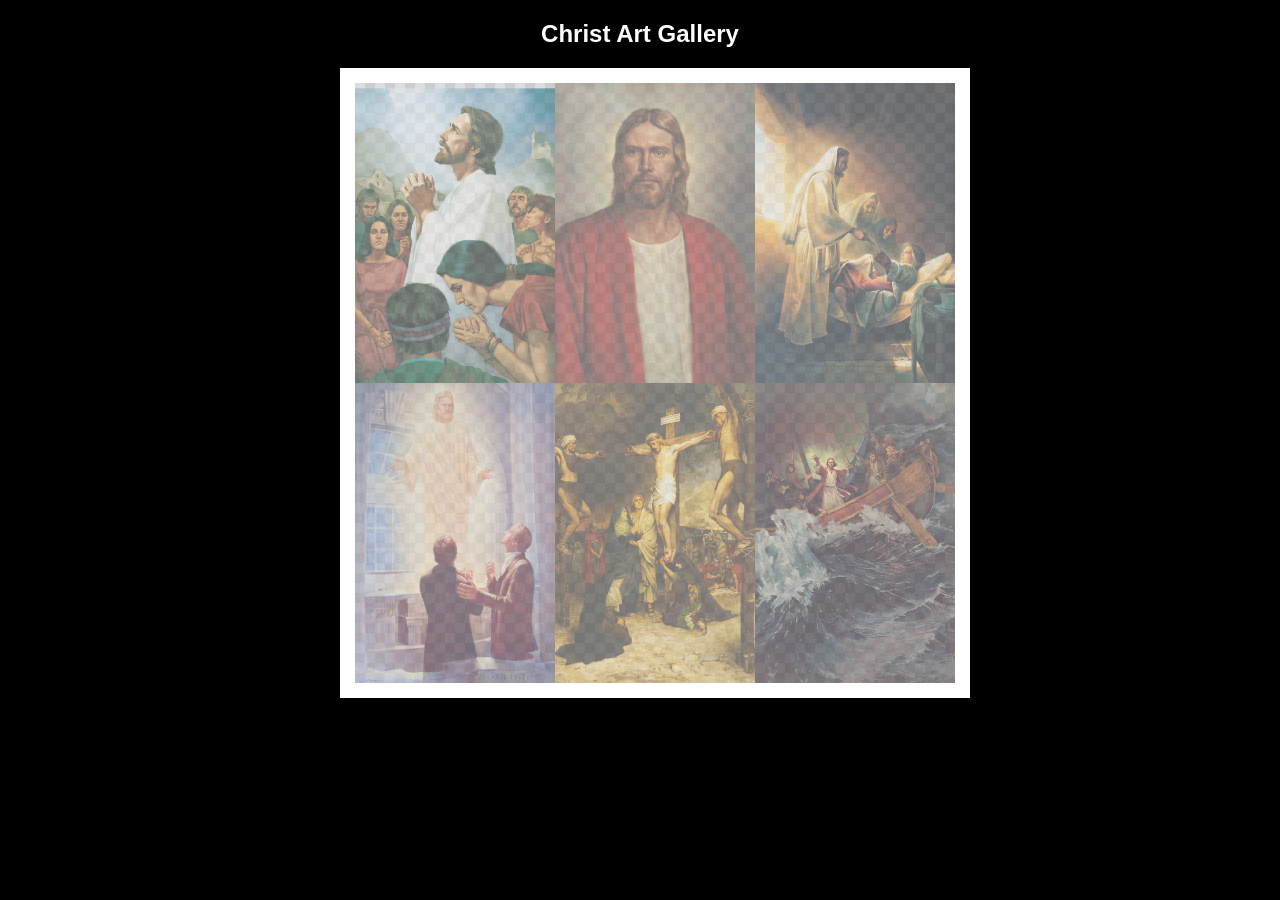
<file: ice/gallery/gallery.html>
<!DOCTYPE html>
<html lang="en">
<head>
    <meta charset="UTF-8">
    <meta name="viewport" content="width=device-width, initial-scale=1.0">
    <title>Images of Christ</title>
    <style>
        body {
            background: black;
        }
        #wrapper{
            width: 600px;
            margin: 0 auto;
        }
        nav {
            color: white;
            text-align: center;
            font-family: Haettenschweiler, 'Arial Narrow Bold', sans-serif;
        }
        #gallery{
            display: grid;
            grid-template-columns: 200px 200px 200px;
            border: 15px solid rgb(255, 255, 255);
            width: 100%;
            background-color: #ddd;
            background-image:
                linear-gradient(45deg, #ccc 26%, transparent 26%), 
                linear-gradient(135deg, #ccc 26%, transparent 26%),
                linear-gradient(45deg, transparent 75%, #ccc 75%),
                linear-gradient(135deg, transparent 75%, #ccc 75%);
            background-size: 20px 20px; /* Must be a square */
            background-position: 0 0, 10px 0, 10px -10px, 0px 10px; 
            
        }
        #gallery a {
            cursor: url('images/christus.png'), pointer;
        }
        #gallery img {
            /* make a thumbnail of the image that is 200x300 
               instead of using width and height here to help the page load faster */
            width: 200px; 
            height: 300px;

            opacity:50%;
            display:block;
        }
        #gallery img:hover{
            opacity: 100%;
        }
    </style>
</head>
<body>
    <div id="wrapper">
        <nav>
            <h1>Christ Art Gallery</h1>
        </nav>
        <main>
            <div id="gallery">
                <a href="images/big/img1.png"><img src="images/small/img1.png" alt="huge file size" ></a>
                <a href="images/big/img2.png"><img src="images/small/img2.png" alt="huge file size" ></a>
                <a href="images/big/img3.png"><img src="images/small/img3.png" alt="huge file size" ></a>
                <a href="images/big/img4.png"><img src="images/small/img4.png" alt="huge file size" ></a>
                <a href="images/big/img5.png"><img src="images/small/img5.png" alt="huge file size" ></a>
                <a href="images/big/img6.png"><img src="images/small/img6.png" alt="huge file size" ></a>
            </div>
        </main>
    </div>
</body>
</html>
</file>
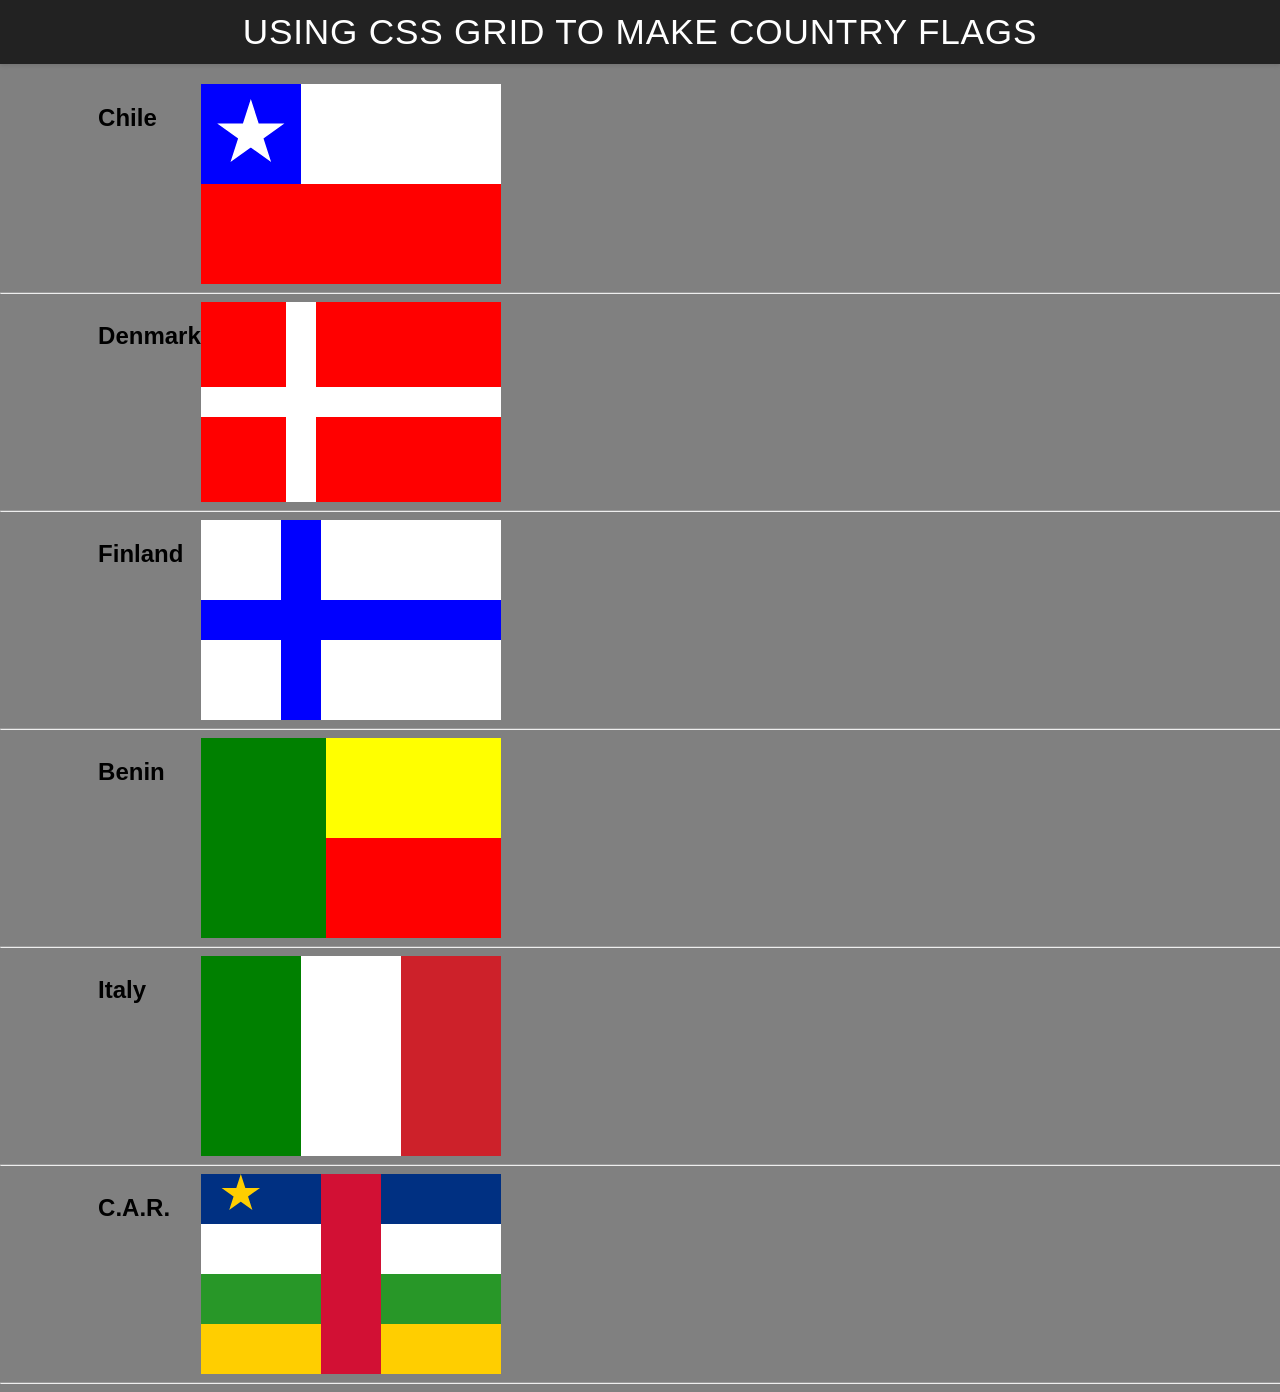
<file: ice/grid_flags/flags.html>
<!DOCTYPE html>
<html lang="en">

<head>
    <meta charset="UTF-8">
    <meta name="viewport" content="width=device-width, initial-scale=1.0">
    <title>Flag</title>
    <style>
        body {
            margin: 0;
            font-family: 'Helvetica Neue', sans-serif;
            background-color: gray;
        }

        header {
            background-color: #222;
            color: #fff;
            padding: 0.75rem 1.5rem;
            display: flex;
            align-items: center;
            justify-content: center;
            font-size: 1.1rem;
            letter-spacing: 0.05rem;
            text-transform: uppercase;
            box-shadow: 0 2px 4px rgba(0, 0, 0, 0.1);
        }

        header h1 {
            margin: 0;
            font-weight: 400;
        }

        main {
            display: grid;
            grid-template-columns: .1fr .1fr 1fr .1fr;
            margin-top: 20px;
        }

        hr {
            width: 100%;
            grid-column: 1 / 5;
        }

        h2 {
            grid-column: 2/3;
        }

        /* Chile Styles */

        #chile {
            display: grid;
            grid-template-columns: 1fr 1fr 1fr;
            grid-template-rows: 1fr 1fr;
            height: 200px;
            width: 300px;
        }

        #blue {
            background: blue;
            grid-column: 1 / 2;
            display: grid;
            align-items: center;
            justify-items: center;
        }

        .star {
            width: 70px;
            aspect-ratio: 1;
            background: white;
            clip-path: polygon(50% 0, 79% 90%, 2% 35%, 98% 35%, 21% 90%);
        }

        #white {
            background: white;
            grid-column: 2 / 4;
        }

        #red {
            background: red;
            grid-column: 1 / 4;
        }

        /* Denmark Styles */

        #denmark {
            display: grid;
            grid-template-columns: 85px 30px 185px;
            grid-template-rows: 85px 30px 85px;
            width: 300px;
            height: 200px;
            background: white;
        }

        #dred1 {
            background: red;
            grid-row: 1;
            grid-column: 1;
        }

        #dred2 {
            background: red;
            grid-row: 1;
            grid-column: 3;
        }

        #dred3 {
            background: red;
            grid-row: 3;
            grid-column: 1;
        }

        #dred4 {
            background: red;
            grid-row: 3;
            grid-column: 3;  
        }

        /* Finland Styles */

        #finland {
            display: grid;
            grid-template-columns: 80px 40px 180px;
            grid-template-rows: 80px 40px 80px;
            width: 300px;
            height: 200px;
            background: blue;
        }

        #fwhite1 {
            background: white;
            grid-row: 1;
            grid-column: 1;
        }

        #fwhite2 {
            background: white;
            grid-row: 1;
            grid-column: 3;
        }

        #fwhite3 {
            background: white;
            grid-row: 3;
            grid-column: 1;
        }

        #fwhite4 {
            background: white;
            grid-row: 3;
            grid-column: 3;  
        }

        /* Benin Styles */

        #benin {
            display: grid;
            grid-template-columns: 125px 175px;
            grid-template-rows: 1fr 1fr;
            width: 300px;
            height: 200px;
            background: green;
        }

        #byellow {
            background: yellow;
            grid-row: 1;
            grid-column: 2;
        }

        #bred {
            background: red;
            grid-row: 2;
            grid-column: 2;
        }

        /* Italy Styles */

        #italy {
            display: grid;
            grid-template-columns: 1fr 1fr 1fr;
            width: 300px;
            height: 200px;
            background: white;
        }

        #igreen {
            background: green;
            grid-column: 1;
        }

        #ired {
            background: #cd212a;
            grid-column: 3;
        }

        /* C.A.R. Styles */

        #car {
            display: grid;
            grid-template-columns: 2fr 1fr 2fr;
            grid-template-rows: 1fr 1fr 1fr 1fr;
            width: 300px;
            height: 200px;
            background: #003082;
        }

        #cred {
            background: #d21034;
            grid-row: 1 / 5;
            grid-column: 2;
        }

        .cstar {
            width: 40px;
            aspect-ratio: 1;
            background: #ffce00;
            clip-path: polygon(50% 0, 79% 90%, 2% 35%, 98% 35%, 21% 90%);
            margin-left: 20px;
        }

        #cwhite1 {
            background: white;
            grid-row: 2;
            grid-column: 1;
        }

        #cwhite2 {
            background: white;
            grid-row: 2;
            grid-column: 3;
        }

        #cgreen1 {
            background: #289728;
            grid-row: 3;
            grid-column: 1;
        }

        #cgreen2 {
            background: #289728;
            grid-row: 3;
            grid-column: 3;
        }

        #cyellow1 {
            background: #ffce00;
            grid-row: 4;
            grid-column: 1;
        }

        #cyellow2 {
            background: #ffce00;
            grid-row: 4;
            grid-column: 3;
        }

    </style>
</head>

<body>
    <header>
        <h1>Using CSS Grid to make Country Flags</h1>
    </header>
    <main>
        <h2>Chile</h2>
        <div id="chile">
            <div id="blue">
                <div class="star"></div>
            </div>
            <div id="white"></div>
            <div id="red"></div>
        </div>
        <hr>

        <h2>Denmark</h2>
        <div id="denmark">
            <div id="dred1"></div>
            <div id="dred2"></div>
            <div id="dred3"></div>
            <div id="dred4"></div>
        </div>
        <hr>

        <h2>Finland</h2>
        <div id="finland">
            <div id="fwhite1"></div>
            <div id="fwhite2"></div>
            <div id="fwhite3"></div>
            <div id="fwhite4"></div>
        </div>
        <hr>

        <h2>Benin</h2>
        <div id="benin">
            <div id="bgreen"></div>
            <div id="byellow"></div>
            <div id="bred"></div>
        </div>
        <hr>

        <h2>Italy</h2>
        <div id="italy">
            <div id="igreen"></div>
            <div id="ired"></div>
        </div>
        <hr>

        <h2>C.A.R.</h2>
        <div id="car">
            <div id="cred"></div>
                <div class="cstar"></div>
            <div id="cwhite1"></div>
            <div id="cwhite2"></div>
            <div id="cgreen1"></div>
            <div id="cgreen2"></div>
            <div id="cyellow1"></div>
            <div id="cyellow2"></div>
        </div>
        <hr>

    </main>
</body>

</html>
</file>
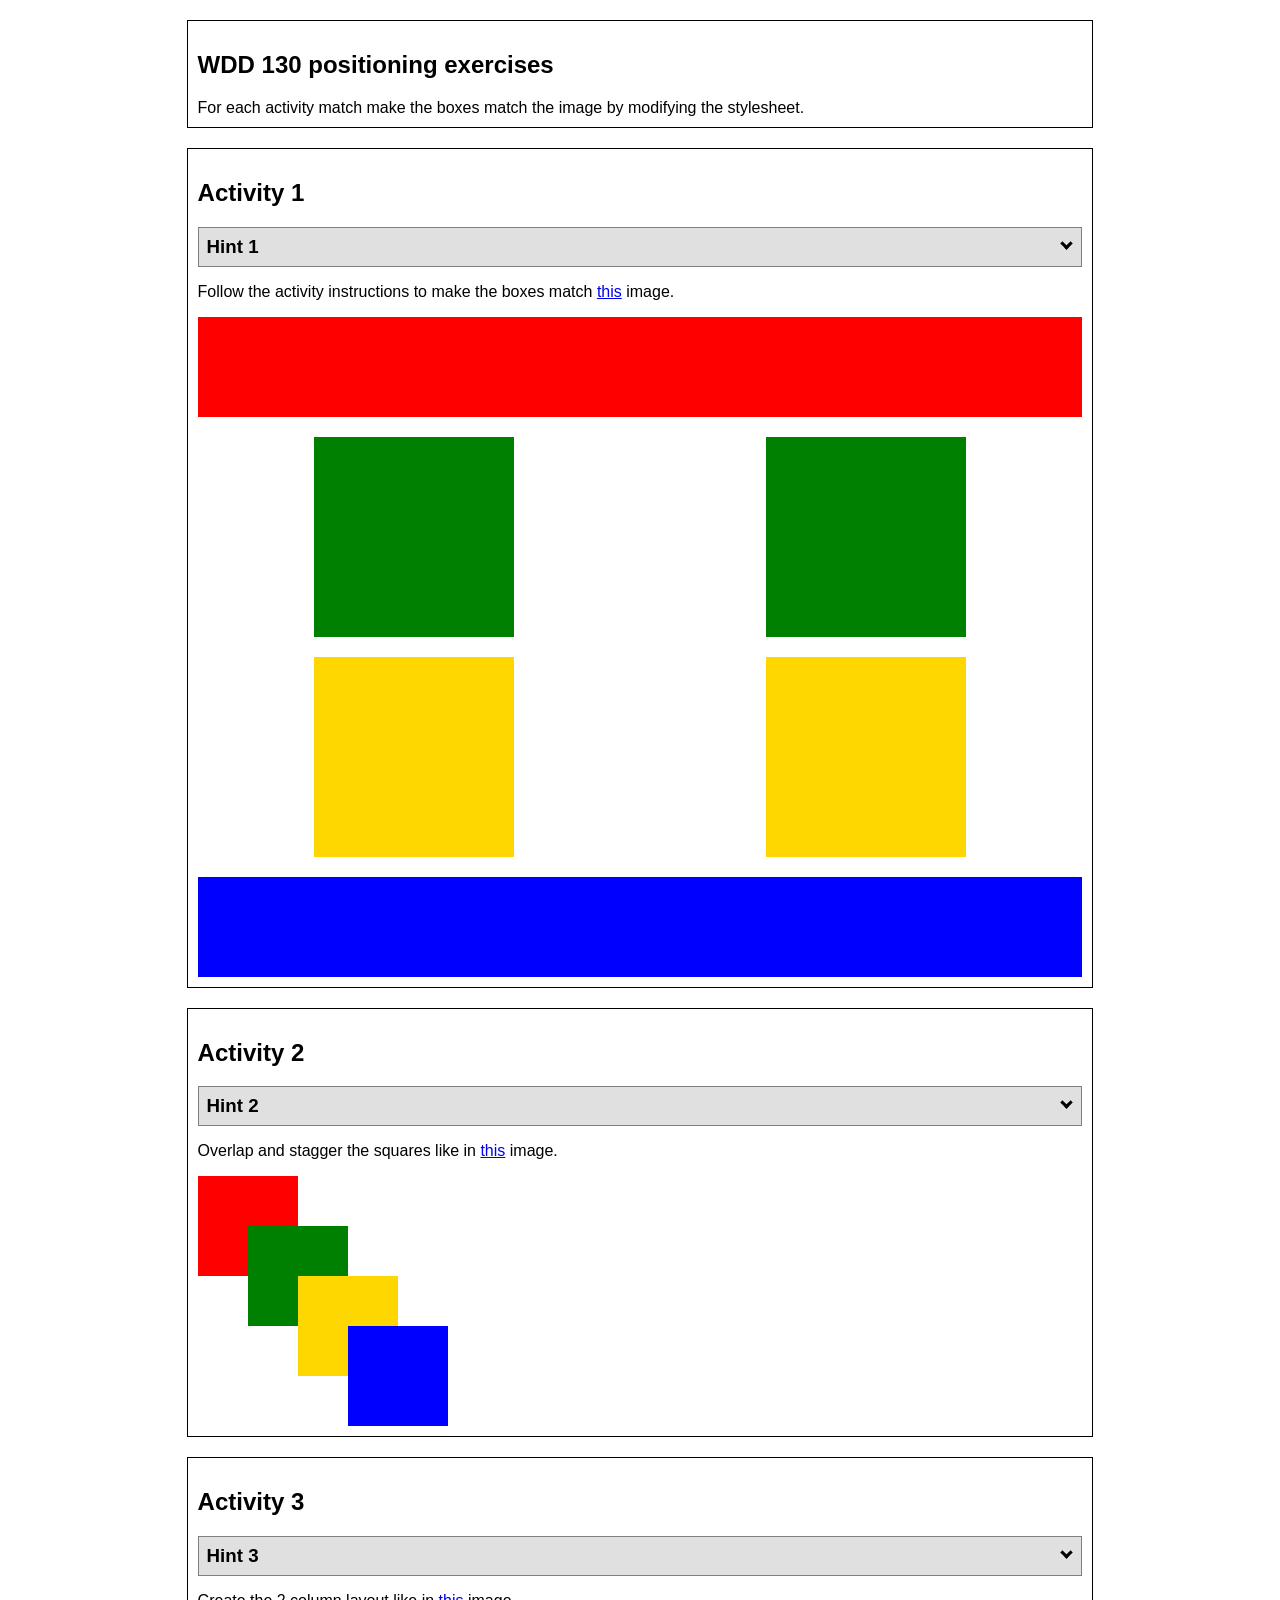
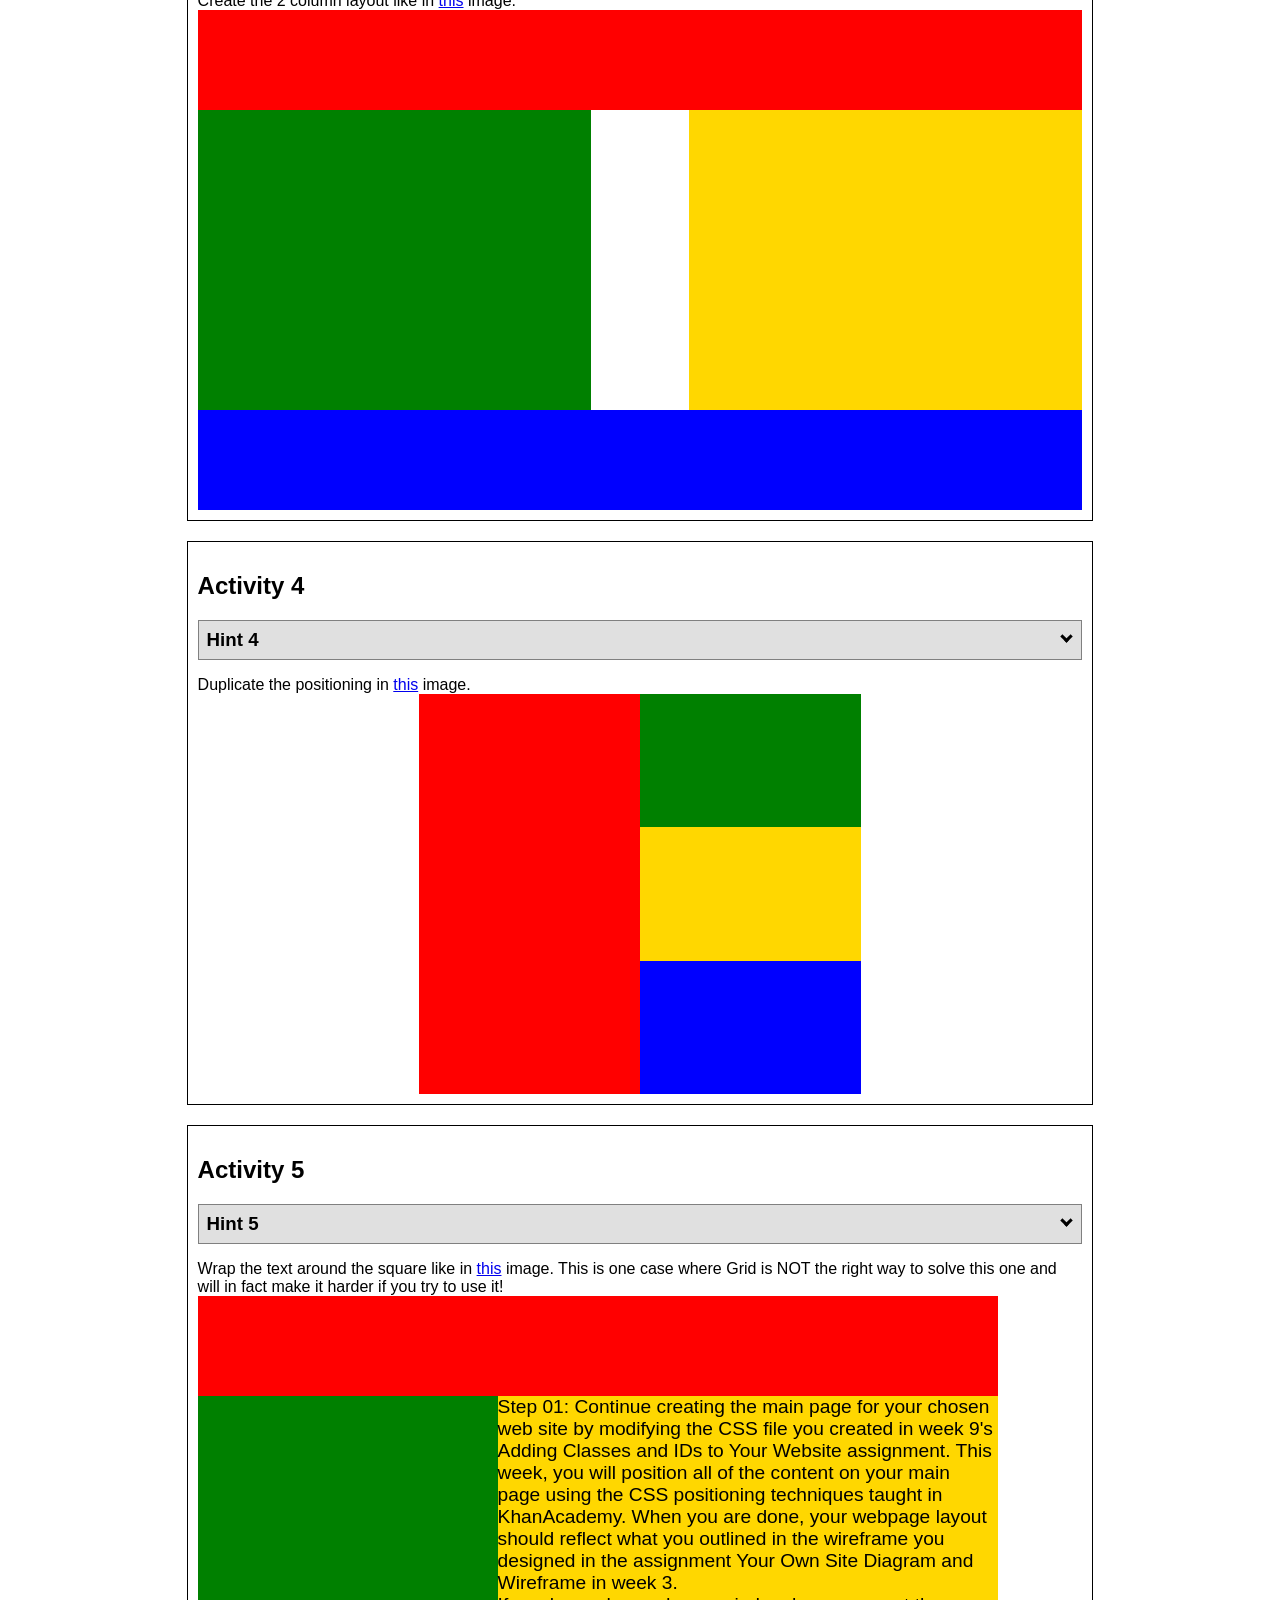
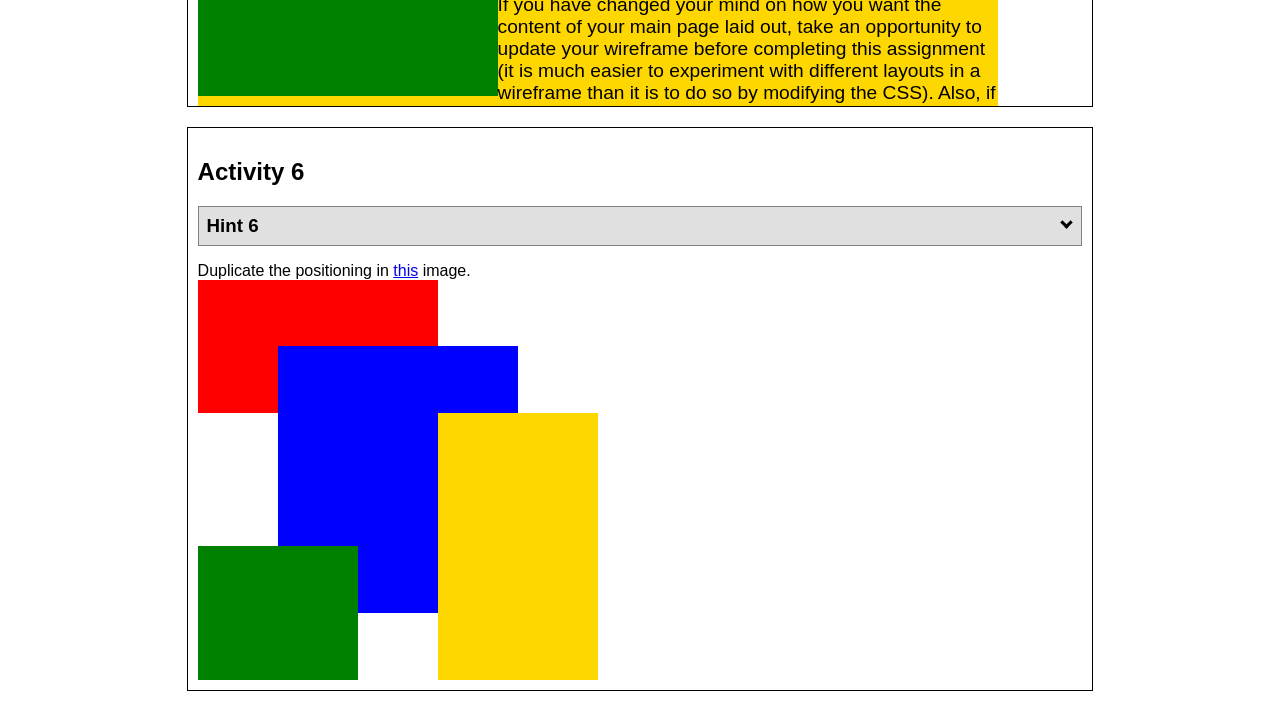
<file: ice/positioning/positioning.html>
<!DOCTYPE html>
<html lang="en">
  <head>
    <!-- HTML - Name: positioning.html -->
    <title>Positioning Activity</title>
    <link rel="stylesheet" type="text/css" href="positionstyles.css" />
  </head>
  <body>
    <div class="activity">
      <h2>WDD 130 positioning exercises</h2>
      For each activity match make the boxes match the image by modifying the stylesheet.</div>
    <div class="activity">
      <h2>Activity 1</h2>
      <section class="hint"><input type="checkbox" ><i></i> <h3>Hint 1</h3><div><p>Use the activity instructions for the firt activity</a></p></div></section>
      <p>Follow the activity instructions to make the boxes match  <a href="images/example1.png" target="_blank">this</a> image.</p>
      <div class="content1" >
        <div class="red1" ></div>
        <div class="green1" ></div>
        <div class="green1" ></div>
        <div class="yellow1"></div>
        <div class="yellow1"></div>
        <div class="blue1"></div>
      </div>
    </div>
    <div class="activity">
      <h2>Activity 2</h2>
      <section class="hint"><input type="checkbox" > <h3>Hint 2</h3><i></i><div>
      <ul>
      <li>grid-template-columns: 50px 50px 50px 50px 50px </li></ul></div></section>
      <p>Overlap and stagger the squares like in <a href="images/example2.png" target="_blank">this</a> image.</p>
      <div class="content2" >
        <div class="red2" ></div>
        <div class="green2" ></div>
        <div class="yellow2"></div>
        <div class="blue2"></div>
      </div>
    </div>
    <div class="activity">
      <h2>Activity 3</h2>
      <section class="hint"><input type="checkbox" > <h3>Hint 3</h3><i></i><div><p>This one is going to be best solved with CSS Grid. Remember to make the boxes the right width first...then start moving them around. </p><h4>Properties used:</h4><ul><li>display:grid;</li><li>grid-template-columns:</li><li>grid-column-gap:</li>
        <li>grid-column:</li>  </ul></div></section>
      Create the 2 column layout like in <a href="images/example3.png" target="_blank">this</a>  image.
      <div class="content3" >
        <div class="red3" ></div>
        <div class="green3" ></div>
        <div class="yellow3"></div>
        <div class="blue3"></div>
      </div>
    </div>
    <div class="activity">
      <h2>Activity 4</h2>
      <section class="hint"><input type="checkbox" > <h3>Hint 4</h3><i></i><div><p>For the others we have been primarily concerned with width. For this one you will need to adjust height as well. </p><h4>Properties used:</h4><ul><li>display:grid;</li><li>grid-template-columns:</li><li>grid-row:</li></ul></div></section>
      Duplicate the positioning in <a href="images/example4.png" target="_blank">this</a> image. 
      <div class="content4" >
        <div class="red4" ></div>
        <div class="green4" ></div>
        <div class="yellow4"></div>
        <div class="blue4"></div>
      </div>
    </div>

    <div class="activity">
      <h2>Activity 5</h2>
      <section class="hint"><input type="checkbox" > <h3>Hint 5</h3><i></i><div><p>Grid is <strong>not</strong> the right way to do this.  In fact there is only one way to really do that...and that is with float. Remember that we float the thing we want the text to wrap around.  Also remember to start by making all the shapes the right size and shape.</p><h4>Properties used:</h4><ul><li>float: left;</li></ul></div></section>
      Wrap the text around the square like in <a href="images/example5.png" target="_blank">this</a> image. This is one case where Grid is NOT the right way to solve this one and will in fact make it harder if you try to use it!
      <div class="content5" >
        <div class="red5" ></div>
        <div class="green5" ></div>
        <div class="yellow5">Step 01: Continue creating the main page for your chosen web site by modifying the CSS file you created in week 9's Adding Classes and IDs to Your Website assignment. This week, you will position all of the content on your main page using the CSS positioning techniques taught in KhanAcademy. When you are done, your webpage layout should reflect what you outlined in the wireframe you designed in the assignment Your Own Site Diagram and Wireframe in week 3. <br />
          If you have changed your mind on how you want the content of your main page laid out, take an opportunity to update your wireframe before completing this assignment (it is much easier to experiment with different layouts in a wireframe than it is to do so by modifying the CSS). Also, if you find that you are having trouble with using CSS positioning, feel free to review the concepts at the learn layout site: http://learnlayout.com/. You should be able to apply these principles to your site. For futher help, refer back to the Max Design site used in the beginning of the course for an example of how to implement your site design.</div>
        <div class="blue5"></div>
      </div>
    </div>
    <div class="activity">
      <h2>Activity 6</h2>
      <section class="hint"><input type="checkbox" > <h3>Hint 6</h3><i></i><div><p>This one is all about visualizing the grid behind the layout. If you are having a hard time doing that first: all the sizes are even multiples of 100, and second here is another example with the lines drawn: <a href="images/example6-hint.png" target="_blank">example 6 with lines</a>. For this one you will find it easiest if you use px for the column width. You can also use <kbd>z-index</kbd> to control the element layering.    </p><h4>Properties used:</h4><ul><li>display:grid;</li><li>grid-template-columns:</li><li>grid-column:</li><li>grid-row:</li><li><a href="https://www.w3schools.com/cssref/pr_pos_z-index.asp" target="_blank">z-index:</a></li></ul></div></section>
      Duplicate the positioning in <a href="images/example6.png" target="_blank">this</a> image.
      <div class="content6" >
        <div class="red6" ></div>
        <div class="green6" ></div>
        <div class="yellow6"></div>
        <div class="blue6"></div>
      </div>
    </div>
  </body>
</html>
</file>
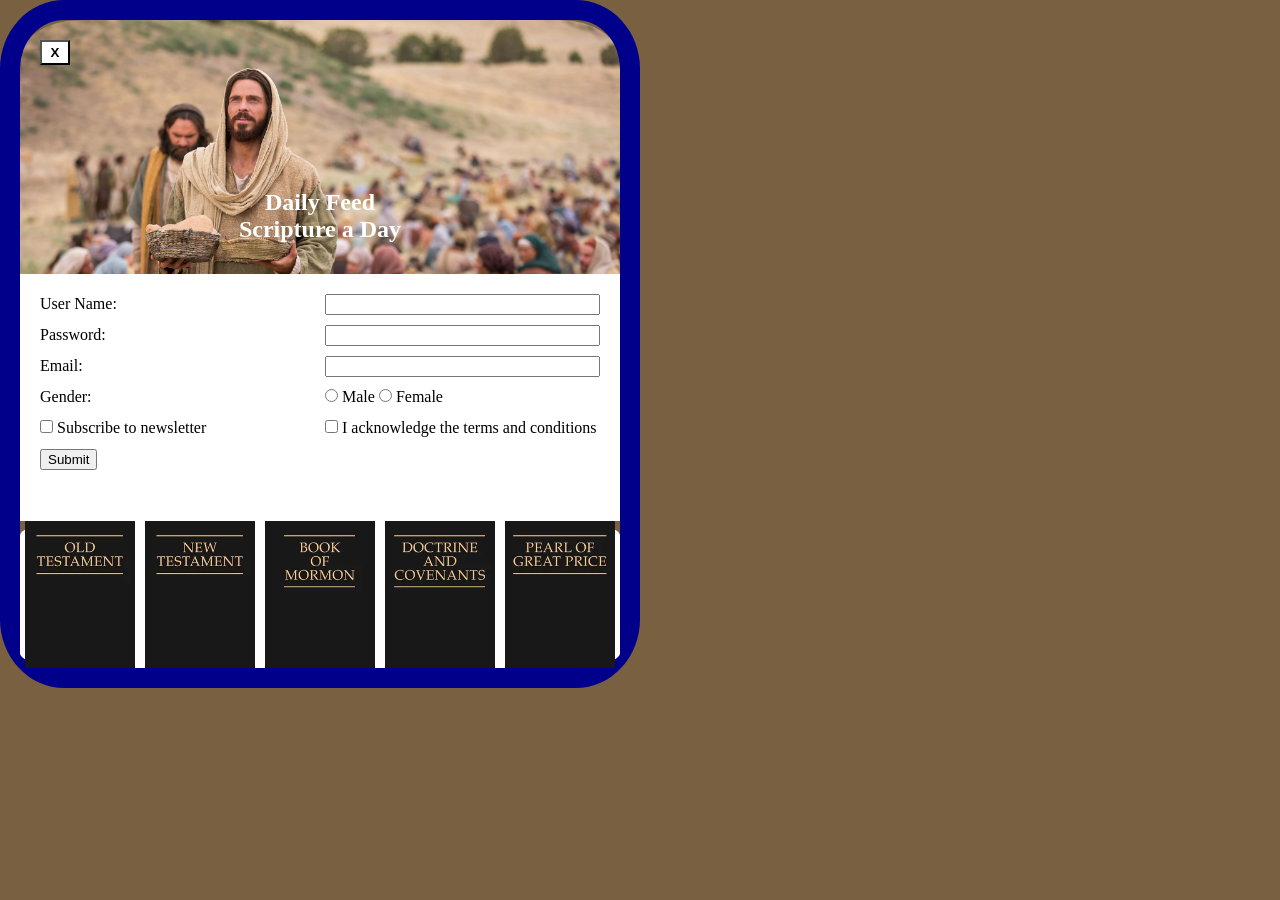
<file: ice/signup/signup.html>
<!DOCTYPE html>
<html lang="en">

<head>
    <meta charset="UTF-8">
    <meta name="viewport" content="width=device-width, initial-scale=1.0">
    <title>Daily Feed Sign Up</title>

    <style>
        /*************** 
        Global Styles
            ***************/

        * {
            margin: 0;
        }

        body {
            justify-self: center;
            align-self: center;
            width: 600px;
            background: rgb(120, 96, 64);
            border: 20px solid darkblue;
            border-radius: 10%;
        }

        /*************** 
        Hero Styles
            ***************/

        #hero {
            display: grid;
            grid-template-columns: 1fr 3fr 1fr;
            grid-template-rows: 2fr 1fr;
            z-index: -1;
        }
         
        #hero-img {
            width: 100%;
            border-radius: 10%;
            margin-bottom: -150px;
        }

        #hero-box {
            grid-column: 1/4;
            grid-row: 1/3;
            z-index: -1;
            width: 600px;
        }

        #closeBtn {
            grid-column: 1;
            grid-row: 1;
            background-color: white;
            color: black;
            width: 30px;
            height: 25px;
            text-align: center;
            margin: 20px;
            font-weight: bold;
        }

        /* *Hero Message Styles* */
        #hero-msg {
            grid-column: 2/3;
            grid-row: 2/3;
            color: white;
            text-align: center;
            align-self: start;
            font-size: 1.5;
        }

        /*************** 
        Form Styles
            ***************/

        #myForm {
            background-color: white;
            color: black;
            z-index: 1;
            justify-content: center;
            align-items: center;
            display: grid;
            grid-template-rows: 1fr 1fr 1fr 1fr 1fr 1fr 1fr;
            grid-template-columns: 1fr 1fr;
            gap: 10px;
            padding: 20px;

        }

        /*************** 
        Footer Styles
            ***************/

        footer {
            width: 600px;
            display: grid;
            grid-template-columns: 1fr 1fr 1fr 1fr 1fr;
            background-color: white;
            border-radius: 10%;
        }

        img {
            width: 110px;
            justify-self: center;
        }

    </style>




</head>

<body>
    <div id="hero">
            <div id="hero-box">
                <img id="hero-img" src="images/jesus_feeds_5000.jpeg" alt="Jesus">
            </div>
            <button type="button" id="closeBtn">X</button>
            <section id="hero-msg">
                <h1>Daily Feed</h1>
                <h2>Scripture a Day</h2>
            </section>
        </div>

    <div id="formContainer">
        <form id="myForm">
            <label id="username-label" for="username">User Name:</label>
            <input type="text" id="username" name="username" required>

            <label for="password">Password:</label>
            <input type="password" id="password" name="password" required>

            <label for="email">Email:</label>
            <input type="email" id="email" name="email" required>

            <label>Gender:</label>
            <div id="gender">
                <input type="radio" id="male" name="gender" value="male" required>
                <label for="male">Male</label>
                <input type="radio" id="female" name="gender" value="female" required>
                <label for="female">Female</label>
            </div>

            <section>
                <input type="checkbox" id="newsletter" name="newsletter">
                <label for="newsletter">Subscribe to newsletter</label>
            </section>

            <section>
                <input type="checkbox" id="conditions" name="conditions" required>
                <label for="conditions">I acknowledge the terms and conditions</label>
            </section>

            <section>
                <button type="submit">Submit</button>
            </section>
        </form>
    </div>

    <footer>
        <img src="images/old_testament.webp" alt="Old Testament">
        <img src="images/new_testament.webp" alt="New Testament">
        <img src="images/book_of_mormon.webp" alt="Book of Mormon">
        <img src="images/doctrine_and_covenants.webp" alt="Doctrine and Covenants">
        <img src="images/pearl_of_great_price.webp" alt="Pearl of Great Price">
    </footer>

    <div id="output"></div>

    <script>
        // Here is some Javascript to start looking forward to wdd131
        document.getElementById("closeBtn").addEventListener("click", function () {
            document.getElementById("formContainer").style.display = "none";
        });
        const form = document.getElementById('myForm');
        const output = document.getElementById('output');

        form.addEventListener('submit', function (event) {
            event.preventDefault(); // Stop form from actually submitting

            const formData = new FormData(form);
            const entries = [];

            for (const [key, value] of formData.entries()) {
                if (key == "password") {
                    entries.push(`<strong>${key}</strong>: ${value} (you should probably encrypt the password)`);
                } else {
                    entries.push(`<strong>${key}</strong>: ${value}`);
                }
            }

            output.innerHTML = `
            <br>  
            <h3>Here is the data that would be sent to the server:</h3>
            <ul>
                ${entries.map(item => `<li>${item}</li>`).join('')}
            </ul>
            `;
        });
    </script>

</body>

</html>
</file>
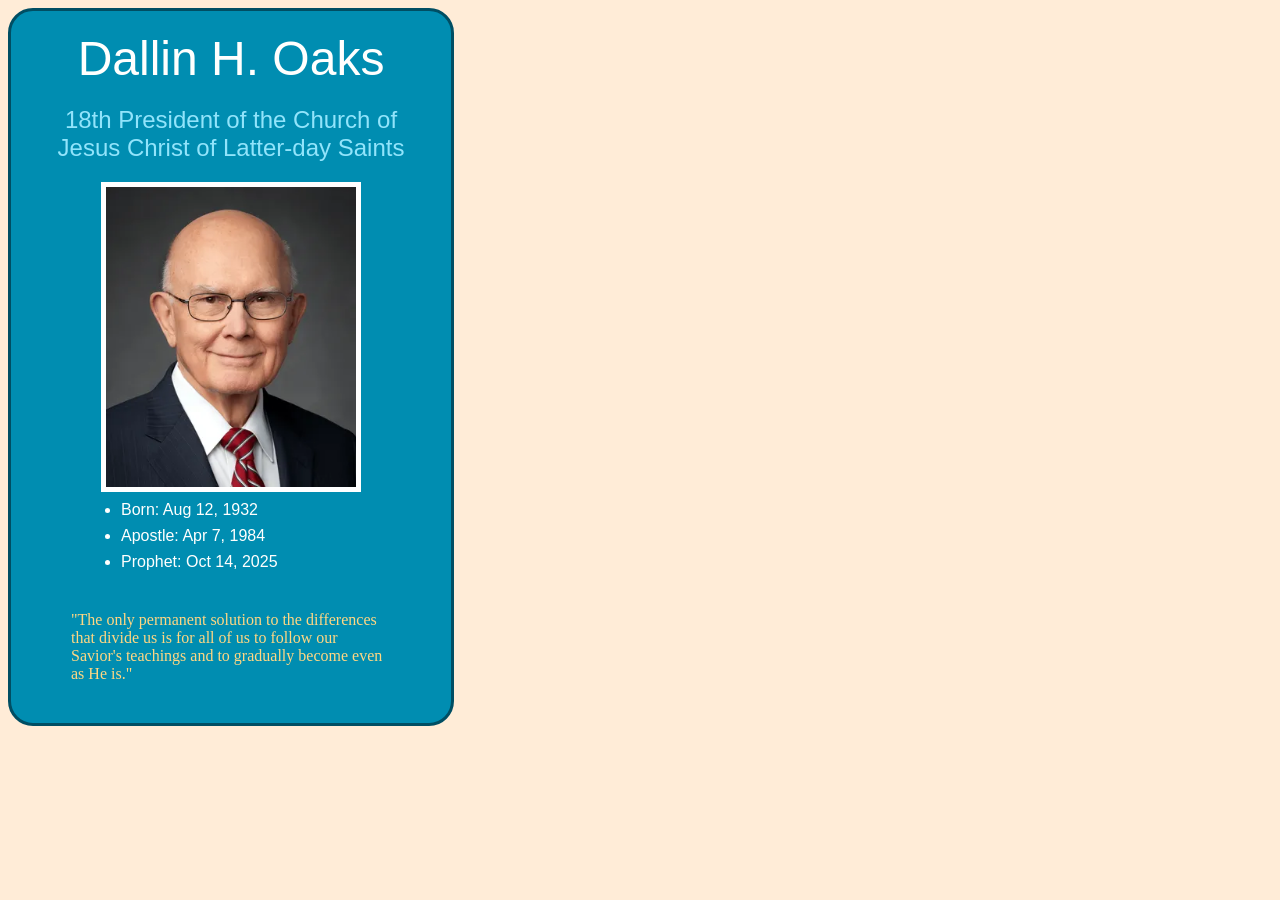
<file: ice/prophet_cards/prophet_cards/oaks.html>
<!DOCTYPE html>
<html lang="en">
<head>
    <meta charset="UTF-8">
    <meta name="viewport" content="width=device-width, initial-scale=1.0">
    <title>Dallin H. Oaks</title>
    <style>
        /* Insert styles here, this is called an internal stylesheet  */
        title {
            color: #FFFFFE;
            font-family: Helvetica;
        }
        body {
            background: #FFECD7;
        }
        .card {
            width: 400px;
            border: 3px solid #004E63;
            background-color:#008DB1;
            border-radius: 25px;
            text-align: center;
            padding: 20px;
            /* Centered in body */
        }
        h1 {
            color:#FFFFFE;
            font-family: Helvetica;
            font-size: 3rem;
            margin: 0;
            font-weight: normal;
        }
        .subtitle a {
            color: #91E4FB;
            font-family: Helvetica;
            text-decoration: none;
            font-weight: normal;
        }
        ul {
            color: #FFFFFE;
            font-family: Helvetica;
            width: 250px;
            margin: 20px auto;
            margin-top: 5px;
            text-align: left;
            padding-left: 30px;
        }
        ul li {
            margin-bottom: 8px;
            font-size: 1rem;
        }

        img {
            border: 5px solid white;
            width: 250px;
        }
        .quote {
            color: #FFD783;
            font-family: 'Brush Script MT', 'Nanum Brush Script';
            margin: 20px;
            font-size: 1rem;
            text-align: left;
            padding: 20px 20px 0px;
        }
    </style>
</head>
<body>
    <div class="card">
        <h1>Dallin H. Oaks</h1>
        <h2 class="subtitle"><a href="https://www.churchofjesuschrist.org/" target="_blank">18th President of the Church of Jesus Christ of Latter-day Saints</a></h2>
        <!-- Link to in churchofjesuschrist.org subtitle -->
        <img src="/ice/prophet_cards/prophet_cards/images/oaks.webp" alt="Picture of Dallin H. Oaks">
        <ul>
            <li>Born: Aug 12, 1932</li>
            <li>Apostle: Apr 7, 1984</li>
            <li>Prophet: Oct 14, 2025</li>
        </ul>
        <div class="quote">"The only permanent solution to the differences
            that divide us is for all of us to follow our
            Savior's teachings and to gradually become
            even as He is."
        </div>
    </div>
</body>
</html>
</file>
<file: wwr/styles/style.css>
#content {
    max-width: 1600px;
    margin: 0 auto;
}

#logo_link {
    padding-top: 5px;
    padding-top: 5px;
    justify-self: center;
    align-self: center;
}

.logo {
    width: 80px;
}

.icon {
    width: 80px;
    padding-top: 10px;
}

#hero-img {
    width: 100%;
}

#hero {
    display: grid;
    grid-template-columns: 1fr 3fr 1fr;
    margin-top: -100px;
}

#hero-box {
    grid-column: 1/4;
    grid-row: 1/3;
    z-index: -1;
}

#hero-msg {
    grid-column: 2/3;
    grid-row: 1/2;
    margin-top: 100px;
}

#hero-msg h1 {
    color: #F2E9E4;
}

#hero-msg h4 {
    color:#F2E9E4;
    grid-column: 2/3;
    grid-row: 1/2;
    margin-top: 100px;
}

.rivers-card, .camping-card, .rapids-card {
    margin: 200px 0;
}

nav a {
    text-align: center;
    color: #22223B;
    text-decoration: none;
    padding: 35px;
}

nav {
    display: flex;
    justify-content: space-around;
}

#hero-msg h1, #hero-msg h4 {
    text-align: center;
    font-family:Georgia, 'Times New Roman', Times, serif
}

.button-box {
    text-align: center;
}

main section {
    text-align: center;
    font-family: Arial, Helvetica, sans-serif;
}

main section img {
    box-sizing: border-box;
}

#background {
    height: 725px;
    background-color: #F2E9E4;
    grid-column: 1/11;
    grid-row: 4/9;
}

body {
    background-color: #F2E9E4;
    font-family: Arial, Helvetica, sans-serif;
    font-size: 22px;
    margin: 0;
    padding: 0;
}

header {
    background-color: #C9ADA7;
    display: grid;
    grid-template-columns: 150px auto;
}

nav a:hover {
    background-color: #C9ADA7;
    color: #4A4E69;
}

.book, .join {
    background-color: #C9ADA7;
    color: #4A4E69;
    text-decoration: none;
    font-size: 18px;
    padding: 15px 30px;
    margin-top: 50px;
    border-radius: 5px;
}

.book:hover, .join:hover {
    background-color: #4A4E69;
    color:#C9ADA7;
}

.msg {
    background-color: #22223B;
    line-height: 1.5em;
    padding: 35px;
    grid-column: 6/10;
    grid-row: 6/7;
    box-shadow: 5px 5px 10px #22223B;
}

.msg h2 {
    color:#F2E9E4;
}

.msg p {
    color:#F2E9E4;
    font-size: .8em;
    padding-bottom: 15px;
}

.home-grid {
    display: grid;
    grid-template-columns: 1fr 1fr 1fr 1fr 1fr 1fr 1fr 1fr 1fr 1fr;
}

footer {
    background-color: #C9ADA7;
    color:#22223B;
    padding: 25px 50px;
    margin-top: 200px;
    display: flex;
    justify-content: space-around;
    align-items: center;
}

footer a {
    color:#4A4E69;
    text-decoration: none;
}

footer a:hover {
    color:#F2E9E4;
}

footer .social img {
    padding-top: 15px;
}

.home-title {
    color:#22223B;
    font-size: 2em;
    margin-top: 10px;
}

h4 {
    color:#22223B;
}

footer p {
    font-size: 1.2em;
}

footer p a:hover {
    text-decoration: underline;
}

h2 {
    margin: 0;
}

.card-img {
    border: 10px solid #22223B;
    transition: transform .5s;
    box-shadow: 5px 5px #4A4E69;
}

.card-img, .mountains {
    width: 100%;
}

.card-img:hover {
    opacity: .6;
    transform: scale(1.1);
}

.rivers-card {
    grid-column: 2/4;
    grid-row: 2/3;
}

.camping-card {
    grid-column: 5/7;
    grid-row: 2/3;
}

.rapids-card {
    grid-column: 8/10;
    grid-row: 2/3;
}

.mountains {
    width: 100%;
    grid-column: 2/7;
    grid-row: 5/8;
    box-shadow: 5px 5px 10px #4A4E69;
}

@media screen and (max-width: 900px) {
    #hero, .home-grid {
        display: block;
        height: auto;
    }
    
    nav, footer {
        flex-direction: column;
    }

    nav a {
        display: block;
        padding: 15px;
    }

    #hero {
        margin-top: 0;
    }

    #hero-msg {
        margin-top: 0;
    }

    #hero-msg h4 {
        display: none;
    }

    #hero-msg h1 {
        color: #22223B;
    }

    .home-title {
        font-size: 25px;
    }

    .rivers-card, .camping-card, .rapids-card {
        margin: 50px auto;
        width: 60%;
    }

    #background {
        display: none;
    }

    .mountains, .msg {
        width: 80%;
        display: block;
        margin: 0 auto;
    }

    footer {
        margin-top: 25px;
    }
}
</file>
<file: ice/valentines/styles/styles.css>
/*******************
Author:
Date: 2026-02-12
Description: Styles for valentines
    *******************/

/*******************
    * Global Styles *
    *******************/

/* Body Styles */
body {
    background-color: aliceblue;
    color: darkred;
    font-family: 'Times New Roman', Times, serif;
    margin: 0;
    padding: 0;
}

/*******************
    * Header Styles *
    *******************/

/* Header Styles */
header {
    background-color: pink;
    padding: 20px;
    text-align: center;
    font-size: 30px;
    font-family: monospace;
}
/* Wrapper Styles */
#wrapper {
    max-width: 1200px;
    margin: 0 auto;
    padding: 20px;
}
/* Navigation Styles */
nav {
    list-style-type: none;
    margin: 0;
    padding: 20px;
    overflow: hidden;
}
/* ul Styles */
nav ul {
    display: flex;
    justify-content: center;
    gap: 20px;
    list-style: none;
}

/*******************
    * Main Styles *
    *******************/

/* Main Styles */
main {
    display: grid;
    grid-template-columns: 1fr 1fr 1fr;
    gap: 20px;
    padding: 20px;
}
/* h1 Styles */
h1 {
    font-size: 2.5em;
    margin-bottom: 10px;
    grid-column: 1/4;
    text-align: center;
    font-family: cursive;
    font-weight: lighter;
}
/* h2 Styles */
h2 {
    font-size: 1.5em;
    margin-bottom: 10px;
    font-family: 'Lucida Sans', 'Lucida Sans Regular', 'Lucida Grande', 'Lucida Sans Unicode', Geneva, Verdana, sans-serif;
    color: rgb(186, 46, 46);
}
/* Paragraph Styles */
p {
    font-size: 15px;
    color: rgb(249, 84, 111);
    font-family: sans-serif;
}
/* Image Styles */
img {
    max-width: 60%;
    height: auto;
    border-radius: 30%;
    justify-self: center;
    grid-column: 1/4;
}

/*******************
    * Footer Styles *
    *******************/

/* Footer Styles */
footer {
    background-color: lightpink;
    text-align: center;
    padding: 10px;
}
</file>
<file: portal-page/styles/about-me-page-styles.css>
/**************
Define variables
    **************/

:root {
    --primary-color: #ebf2fa; /* Background color */
    --accent-color: #427aa1; /* Text color */
    --accent2-color: #05668d; /* Header color */
    --accent3-color: #679436;
    --accent4-color: #a5be00;
    --heading-font: 'Trebuchet MS', 'Lucida Sans Unicode', 'Lucida Grande', 'Lucida Sans', Arial, sans-serif;
    --text-font: Helvetica, Arial, sans-serif;
}

/**************
Global Styles
    **************/

/* *Content Styles* */  
#content {
    /* max-width: 1600px; */
    max-width: 2500px;
    margin: 0 auto;
} 

/* *Body Styles* */
body {
    background-color: var(--primary-color);
    font-family: var(--text-font);
    font-size: 22px;
    margin: 0;
    padding: 0;
}

/**************
Header Styles
    **************/

/* *Header Styles* */
header {
    background-color: #427aa1;
    display: grid;
    grid-template-columns: 150px auto;
}

/* *Link Styles* */
#logo_link {
    padding-top: 5px;
    padding-bottom: 5px;
    justify-self: center;
    align-self: center;
}

/* *Logo Styles* */
.logo {
    max-width: 80px;
    padding: 5px 5px;
}

/* *Nav Styles* */
nav {
    display: flex;
    justify-content: space-around;
    align-items: center;
    font-family: var(--heading-font);
    font-size: 30px;
}

nav a {
    text-align: center;
    background-color: var(--accent-color);
    color: var(--accent4-color);
    text-decoration: none;
    padding: 5px 5px;
    display: block;
    font-size: larger;
}

/* *Nav Hover Styles* */
nav a:hover {
    background-color: var(--accent2-color);
    color: var(--accent3-color);
}

/**************
Hero Styles
    **************/

#hero {
    display: grid;
    grid-template-columns: 1fr 3fr 1fr;
    grid-template-rows: 2fr 1fr;
}

#hero-box {
    grid-column: 1/4;
    grid-row: 1/3;
    z-index: -1;
}

/* *Hero Image Styles* */
#hero-img {
    width: 100%;
}

/* *Hero Message Styles* */
#hero-msg {
    grid-column: 2/3;
    grid-row: 2/3;
    color: var(--accent2-color);
    background-color: rgba(235, 242, 250, 0.5);
    text-align: center;
    font-family: var(--heading-font);
    align-self: start;
    font-size: 3rem;
    font-weight: lighter;
    letter-spacing: 10px;
}

/**************
Main Styles
    **************/

/* * Mission Calling Header Styles* */

.mission-calling-header {
    font-family: var(--heading-font);
    color: var(--primary-color);
    background-color: var(--accent-color);
    justify-self: center;
    font-size: 30px;
}

/* *Main Content Styles-- Map and List* */
.home-grid {
    display: grid;
    grid-template-columns: 1fr 1fr;
    margin: 10px;
    padding: 20px;
    grid-gap: 20px;
    color: var(--accent2-color);
}

h2 {
    font-family: var(--heading-font);
}

/* *Map Picture Styles* */
.mission-map-picture {
    width: fit-content;
    justify-self: center;
}

/* *Paragraph Styles* */
.my-bio {
    font-family: var(--text-font);
    font-size: larger;
    list-style-type: decimal;
}

/**************
Footer Styles
    **************/

footer {
    display: grid;
    grid-template-rows: 1fr;
    grid-template-columns: 8fr 1fr;
    padding: 10px;
    margin: 10px;
    outline-width: 2px;
    outline-color: var(--accent3-color);
    outline-style: inset;
    background-color: var(--accent-color);
    color: var(--accent4-color);
    font-weight: bold;
    font-family: var(--heading-font);
    letter-spacing: 5px;
}

/* Social Media Icon Styles */

.social {
    align-self: center;
}
</file>
<file: portal-page/styles/home-page-styles.css>
/**************
Define variables
    **************/

:root {
    --primary-color: #ebf2fa; /* Background color */
    --accent-color: #427aa1; /* Text color */
    --accent2-color: #05668d; /* Header color */
    --accent3-color: #679436;
    --accent4-color: #a5be00;
    --heading-font: 'Trebuchet MS', 'Lucida Sans Unicode', 'Lucida Grande', 'Lucida Sans', Arial, sans-serif;
    --text-font: Helvetica, Arial, sans-serif;
}

/**************
Global Styles
    **************/

/* *Content Styles* */  
#content {
    /* max-width: 1600px; */
    max-width: 2500px;
    margin: 0 auto;
} 

/* *Body Styles* */
body {
    background-color: var(--primary-color);
    font-family: var(--text-font);
    font-size: 22px;
    margin: 0;
    padding: 0;
}

/**************
Header Styles
    **************/

/* *Header Styles* */
header {
    background-color: #427aa1;
    display: grid;
    grid-template-columns: 150px auto;
}

/* *Link Styles* */
#logo_link {
    padding-top: 5px;
    padding-bottom: 5px;
    justify-self: center;
    align-self: center;
}

/* *Logo Styles* */
.logo {
    max-width: 80px;
    padding: 5px 5px;
}

/* *Nav Styles* */
nav {
    display: flex;
    justify-content: space-around;
    align-items: center;
    font-family: var(--heading-font);
    font-size: 30px;
}

nav a {
    text-align: center;
    background-color: var(--accent-color);
    color: var(--accent4-color);
    text-decoration: none;
    padding: 5px 5px;
    display: block;
    font-size: larger;
}

/* *Nav Hover Styles* */
nav a:hover {
    background-color: var(--accent2-color);
    color: var(--accent3-color);
}

/**************
Hero Styles
    **************/

/* *Hero Image Styles* */
#hero-img {
    width: 100%;
}

#hero {
    display: grid;
    grid-template-columns: 1fr 3fr 1fr;
    grid-template-rows: 2fr 1fr;
}

#hero-box {
    grid-column: 1/4;
    grid-row: 1/3;
    z-index: -1;
}

/* *Hero Message Styles* */
#hero-msg {
    grid-column: 2/3;
    grid-row: 2/3;
    color: var(--accent2-color);
    background-color: rgba(235, 242, 250, 0.4);
    text-align: center;
    font-family: var(--heading-font);
    align-self: start;
    font-size: 1.5;
}

/**************
Main Styles
    **************/

/* *Main Content Styles-- Paragraph and Form* */
.home-grid {
    display: grid;
    grid-template-columns: 1fr 1fr;
    margin: 10px;
    padding: 20px;
    grid-gap: 20px;
    color: var(--accent2-color);
}

/* *Header Styles* */
h2 {
    font-family: var(--heading-font);
}

/* *Paragraph Styles* */
p {
    font-family: var(--text-font);
    font-size: 30px;
}

/* Form Styles */
form {
    margin: 0 auto;
    display: grid;
}


label {
    text-align: left;
    padding-right: 1rem;
    width: 90%;
}


input, textarea {
    padding: 0.5rem;
    font-size: 1rem;
}


.entry {
    display: grid;
    align-items: center;
    padding: 10px;
}

/* Submit Button Styles */
button {
    background-color: var(--accent-color);
    color: var(--accent4-color);
    font-family: var(--text-font);
    font-size: 25px;
    font-weight: bold;
    letter-spacing: 20%;
    word-spacing: 20%;
}

/* Submit Button Hover Styles */
button:hover {
    cursor: pointer;
    background-color: var(--accent2-color);
    color: var(--accent3-color);
}

/**************
List and Table Container Styles
    **************/

.list-table-container {
    display: grid;
    grid-template-columns: 1fr 1fr;
    margin: 10px;
    padding: 20px;
    grid-gap: 20px;
    color: var(--accent2-color);
}

/* List Styles */
ul {
    font-family: var(--text-font);
    font-size: larger;
    list-style-type: decimal;
}

li {
    padding-bottom: 35px;
}

/* Table Styles */
table {
  border-collapse: collapse;
  letter-spacing: 1px;
  width: 100%;
  font-family: var(--text-font);
}

th, td {
  border: 1px solid var(--accent-color);
  padding: 8px 12px;
  text-align: center;
}

th {
    font-size: 23px;
}

/**************
Footer Styles
    **************/

footer {
    display: grid;
    grid-template-rows: 1fr;
    grid-template-columns: 8fr 1fr;
    padding: 10px;
    margin: 10px;
    outline-width: 2px;
    outline-color: var(--accent3-color);
    outline-style: inset;
    background-color: var(--accent-color);
    color: var(--accent4-color);
    font-weight: bold;
    font-family: var(--heading-font);
    letter-spacing: 5px;
}

/* Social Media Icon Styles */

.social {
    align-self: center;
}
</file>
<file: portal-page/styles/ice-styles.css>
:root {
    --primary-color: #ebf2fa; /* Background color */
    --accent-color: #427aa1; /* Text color */
    --accent2-color: #05668d; /* Header color */
    --accent3-color: #679436;
    --accent4-color: #a5be00;
    --heading-font: 'Trebuchet MS', 'Lucida Sans Unicode', 'Lucida Grande', 'Lucida Sans', Arial, sans-serif;
    --text-font: Helvetica, Arial, sans-serif;
}

/**************
Global Styles
    **************/

/* *Content Styles* */  
#content {
    /* max-width: 1600px; */
    max-width: 2500px;
    margin: 0 auto;
} 

/* *Body Styles* */
body {
    background-color: var(--primary-color);
    font-family: var(--text-font);
    font-size: 22px;
    margin: 0;
    padding: 0;
}

/**************
Header Styles
    **************/

/* *Header Styles* */
header {
    background-color: #427aa1;
    display: grid;
    grid-template-columns: 150px auto;
}

/* *Link Styles* */
#logo_link {
    padding-top: 5px;
    padding-bottom: 5px;
    justify-self: center;
    align-self: center;
}

/* *Logo Styles* */
.logo {
    max-width: 80px;
    padding: 5px 5px;
}

/* *Nav Styles* */
nav {
    display: flex;
    justify-content: space-around;
    align-items: center;
    font-family: var(--heading-font);
    font-size: 30px;
}

nav a {
    text-align: center;
    background-color: var(--accent-color);
    color: var(--accent4-color);
    text-decoration: none;
    padding: 5px 5px;
    display: block;
    font-size: larger;
}

/* *Nav Hover Styles* */
nav a:hover {
    background-color: var(--accent2-color);
    color: var(--accent3-color);
}

/**************
Main Styles
    **************/

/* *Main Content Styles-- Paragraph and Form* */
.home-grid {
    margin: 10px;
    padding: 20px;
    grid-gap: 20px;
    color: var(--accent2-color);
}

/* *Header Styles* */
h2 {
    font-family: var(--heading-font);
    justify-self: center;
}

/* Table Styles */
table {
  border-collapse: collapse;
  letter-spacing: 1px;
  width: 100%;
  font-family: var(--text-font);
}

a {
    color: var(--accent2-color);
}

a:hover {
    color: black;
}

th, td {
  border: 1px solid var(--accent-color);
  padding: 8px 12px;
  text-align: center;
}

th {
    font-size: 23px;
}

/**************
Footer Styles
    **************/

footer {
    display: grid;
    grid-template-rows: 1fr;
    grid-template-columns: 8fr 1fr;
    padding: 10px;
    margin: 10px;
    outline-width: 2px;
    outline-color: var(--accent3-color);
    outline-style: inset;
    background-color: var(--accent-color);
    color: var(--accent4-color);
    font-weight: bold;
    font-family: var(--heading-font);
    letter-spacing: 5px;
}

/* Social Media Icon Styles */

.social {
    align-self: center;
}
</file>
<file: ice/favorite_devo/styles/styles.css>
body {
  margin: 0;
  height: 100%;
  font-family: Arial, sans-serif;
  background: linear-gradient(to bottom, #d3d3d3, #001f3f);
  background-repeat: no-repeat;
  /* Just in case */
  background-attachment: fixed;
}

.container {
  text-align: center;
}

.header {
  padding: 20px 0;
}

.header-image {
  background-image: url('../images/icenter.png');
  background-repeat: no-repeat;
  background-position: center;
  height: 150px;
  display: flex;
  flex-direction: column;
  justify-content: center;
  color: white;

}

.header-image h1 {
  margin: 0;
  line-height: 0.9;
  font-size: 3.5em;
  font-weight: bold;
  text-shadow: 2px 2px 4px rgba(0, 0, 0, 0.7);
  background: #00000055;
}

.content-box {
  background-color: white;
  margin: 30px auto;
  width: 90%;
  max-width: 900px;
  padding: 40px;
  box-shadow: 5px 5px 0px black;
  min-height: 400px;
}

table {
  border-collapse: collapse;
  border: 2px solid gray;
  letter-spacing: 1px;
}

th, td {
  border: 1px solid gray;
  padding: 8px 12px;
  text-align: center;
}

form-header {
  font-size: larger;
  font-weight: bold;
}

form {
  width: 650px;
  margin: 20px;
  padding: 1rem;
  border: 1px solid #386641;
  border-radius: 0.5rem;
  background-color: #f2e8cf;
  display: grid;
}

button {
  margin: 1rem auto;
  background-color: #000;
  color: #fff;
  border: none;
  border-radius: 0.5rem;
  padding: 1rem 2rem;
  font-size: 1.2rem;
  box-shadow: 0 4px 10px #000001;
  min-width: 200px;
  justify-self: center;
  letter-spacing: 1px;
  font-weight: bold;
  cursor: pointer;
}
</file>
<file: ice/positioning/positionstyles.css>
/* CSS - Name: "positionstyles.css" */
/* Activity 1 styles */
.content1 {
  /* This is the parent of the activity 1 boxes. */
  display: grid;
  grid-template-columns: 1fr 1fr;
  justify-items: center;
  gap: 20px;
}
.red1 { 
  width: 100%;
  height: 100px;
  background-color: red;
  grid-column: 1/3;

} 
.green1 {
  width: 200px;
  height: 200px;
  background-color: green;

} 
.yellow1 {
  width: 200px;
  height: 200px;
  background-color: gold;
} 
.blue1 {
  width: 100%;
  height: 100px;
  background-color: blue;
  grid-column: 1/3;
} 
/* Activity 2 styles */ 
.content2 {
  /* This is the parent of the activity 2 boxes. */
  display: grid;
  grid-template-columns: 50px 50px 50px 50px 50px;
  grid-template-rows: 50px 50px 50px 50px 50px;
}
.red2 {
  width: 100px; 
  height: 100px; 
  background-color: red; 
} 
.green2 { 
  width: 100px; 
  height: 100px; 
  background-color: green;
  grid-column: 2;
  grid-row: 2;
} 
.yellow2 {
  width: 100px; 
  height: 100px; 
  background-color: gold;
  grid-column: 3;
  grid-row: 3;
} 
.blue2 {
  width: 100px; 
  height: 100px; 
  background-color: blue;
  grid-column: 4;
  grid-row: 4;
} 
/* Activity 3 styles */ 
.content3 {
  /* This is the parent of the activity 3 boxes. */
  display: grid;
  grid-template-columns: 4fr 1fr 4fr;
  grid-template-rows: 1fr 3fr 1fr;
}
.red3 {
  width: 100%; 
  height: 100px; 
  background-color: red;
  grid-column: 1/4;
  grid-row: 1;
} 
.green3 {
  width: 100%; 
  height: 100%; 
  background-color: green;
  grid-row: 2;
  grid-column: 1;
} 
.yellow3 {
  width: 100%; 
  height: 100%; 
  background-color: gold;
  grid-row: 2;
  grid-column: 3;
} 
.blue3 {
  width: 100%;
  height: 100px; 
  background-color: blue;
  grid-column: 1/4;
  grid-row: 3;
} 
/* Activity 4 styles */ 
.content4 {
  /* This is the parent of the activity 4 boxes. */
  height: 400px;
  display: grid;
  grid-template-rows: 1fr 1fr 1fr;
  grid-template-columns: 1fr 1fr 1fr 1fr;
}
.red4 {
  width: 100%; 
  height: 100%; 
  background-color: red;
  grid-row: 1/4;
  grid-column: 2;
} 
.green4 {
  width: 100%; 
  height: 100%; 
  background-color: green;
  grid-column: 3;
} 
.yellow4 {
  width: 100%; 
  height: 100%; 
  background-color: gold;
  grid-column: 3;
} 
.blue4 {
  width: 100%; 
  height: 100%; 
  background-color: blue;
  grid-column: 3;
} 
/* Activity 5 styles */ 
.content5 {
  /* This is the parent of the activity 5 boxes. */
  height: 400px;
  width: 800px;
}
.red5 { 
  width: 100%; 
  height: 100px; 
  background-color: red; 
} 
.green5 { 
  width: 300px; 
  height: 300px;
  background-color: green;
  float: left;

} 
.yellow5 {
  width: 100%; 
  height: 100%;
  background-color: gold;
  font-size: larger;
} 
.blue5 {
  width: 100%; 
  height: 100px; 
  background-color: blue; 
} 
/* Activity 6 styles */ 
.content6 {
  /* This is the parent of the activity 6 boxes. */
  height: 400px;
  width: 400px;
  display: grid;
  grid-template-rows: 1fr 1fr 1fr 1fr 1fr 1fr;
  grid-template-rows: 1fr 1fr 1fr 1fr 1fr 1fr;
}
.red6 {
  background-color: red;
  grid-row: 1/3;
  grid-column: 1/4;
} 
.green6 {
  background-color: green;
  grid-row: 5/8;
  grid-column: 1/3;
  z-index: +1;

} 
.yellow6 {
  background-color: gold;
  grid-row: 3/7;
  grid-column: 4/6;
  z-index: +1;
} 
.blue6 {
  background-color: blue;
  grid-row: 2/6;
  grid-column: 2/5;
} 


/* Do not make any changes below here */
.activity {
  width: 70%; 
  margin: 20px auto; 
  font-family: Arial, sans-serif; 
  border: 1px solid black; 
  padding: 10px; 
  clear:both; 
  overflow: auto;
} 

.hint {
  border: 1px solid grey;
  background: #e0e0e0;
  padding: .5em;
  position: relative;
  margin: 1em 0;
}
.hint h3 {
  margin: 0;
}
.hint:hover {
  background: #d0d0d0;
}
.hint > div {
  display: none;
}

.hint input[type=checkbox] {
  position: absolute;
  width: 100%;
  height: 100%;
  opacity: 0;
  z-index: 1;
  cursor: pointer;
}

.hint input[type=checkbox]:checked ~ div {
  display: block;
}

.hint i {
  position: absolute;
  transform: translate(-6px, 0);
  margin-top: 16px;
  right: 10px;
  top: -3px;
}
.hint i:before, .hint i:after {
  content: "";
  position: absolute;
  background-color: black;
  width: 3px;
  height: 9px;
}
.hint i:before {
  transform: translate(2px, 0) rotate(45deg);
}
.hint i:after {
  transform: translate(-2px, 0) rotate(-45deg);
}

.hint input[type=checkbox]:checked ~ i:before {
  transform: translate(-2px, 0) rotate(45deg);
}
.hint input[type=checkbox]:checked ~ i:after {
  transform: translate(2px, 0) rotate(-45deg);
}
.hint a {
  position: relative;
  z-index: 1;
}
</file>
